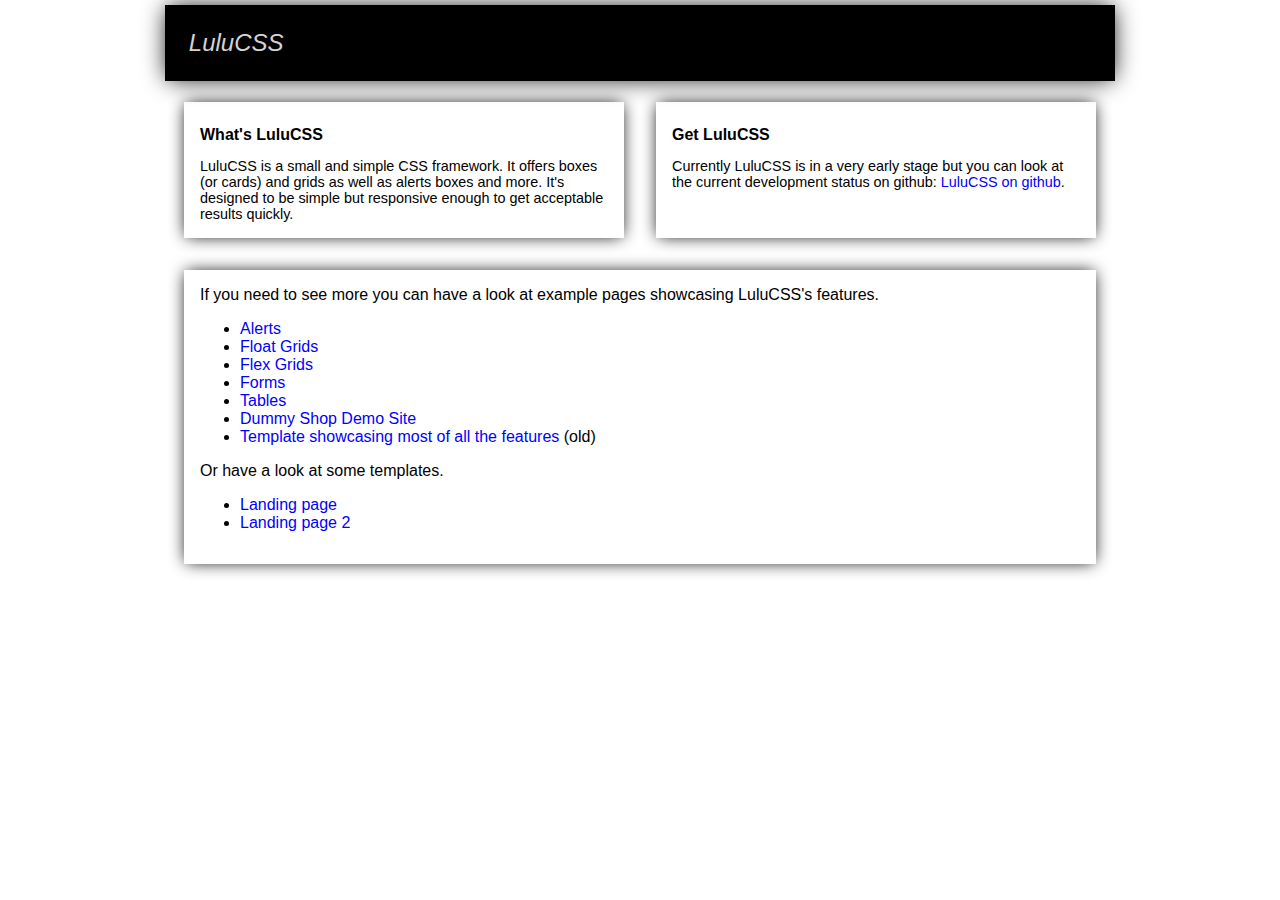
<file: index.html>
<!DOCTYPE html>
<html>
  <head>
    <meta name="viewport" content="width=device-width, initial-scale=1">
    <title>LuluCSS</title>
    <link rel="stylesheet" href="lulu.css">
  </head>
  <body>
    <div class="center-container">
      <div class="shadow-box c-inverted large italic box-rect">
        LuluCSS
      </div>
      <div id="content" class="padding-1 tb-border">
      <div class="flex-grids">
        <div class="flex-grids-row-2">
          <div class="flex-box">
            <p class="title">What's LuluCSS</p>
            
            <p class="small">
              LuluCSS is a small and simple CSS framework. It offers boxes (or cards) and grids as well as
              alerts boxes and more. It's designed to be simple but responsive enough to get acceptable results
              quickly.
            </p>
          </div>
          <div class="flex-box">
            <p class="title">Get LuluCSS</p>
            
            <p class="small">
              Currently LuluCSS is in a very early stage but you can look at the current development status
              on github: <a href="https://github.com/FMNSSun/LuluCSS">LuluCSS on github</a>.
            </p>
          </div>
        </div>
      </div>
      <div class="flex-grids">
        <div class="flex-grids-row-1">
          <div class="flex-box">
            <p>If you need to see more you can have a look at example pages showcasing LuluCSS's features.</p>
            <ul>
              <li><a href="examples/alerts.html">Alerts</a></li>
              <li><a href="examples/float-grids.html">Float Grids</a></li>
              <li><a href="examples/flex-grids.html">Flex Grids</a></li>
              <li><a href="examples/forms.html">Forms</a></li>
              <li><a href="examples/tables.html">Tables</a></li>
              <li><a href="examples/shop/shop.html">Dummy Shop Demo Site</a></li>
              <li><a href="examples/templ.html">Template showcasing most of all the features</a> (old)</li>
            </ul>
            <p>Or have a look at some templates.</p>
            <ul>
              <li><a href="examples/templates/landing.html">Landing page</a></li>
              <li><a href="examples/templates/landing2.html">Landing page 2</a></li>
            </ul>
          </div>
        </div>
      </div>
      </div>
    </div>
  </body>
</html>
</file>
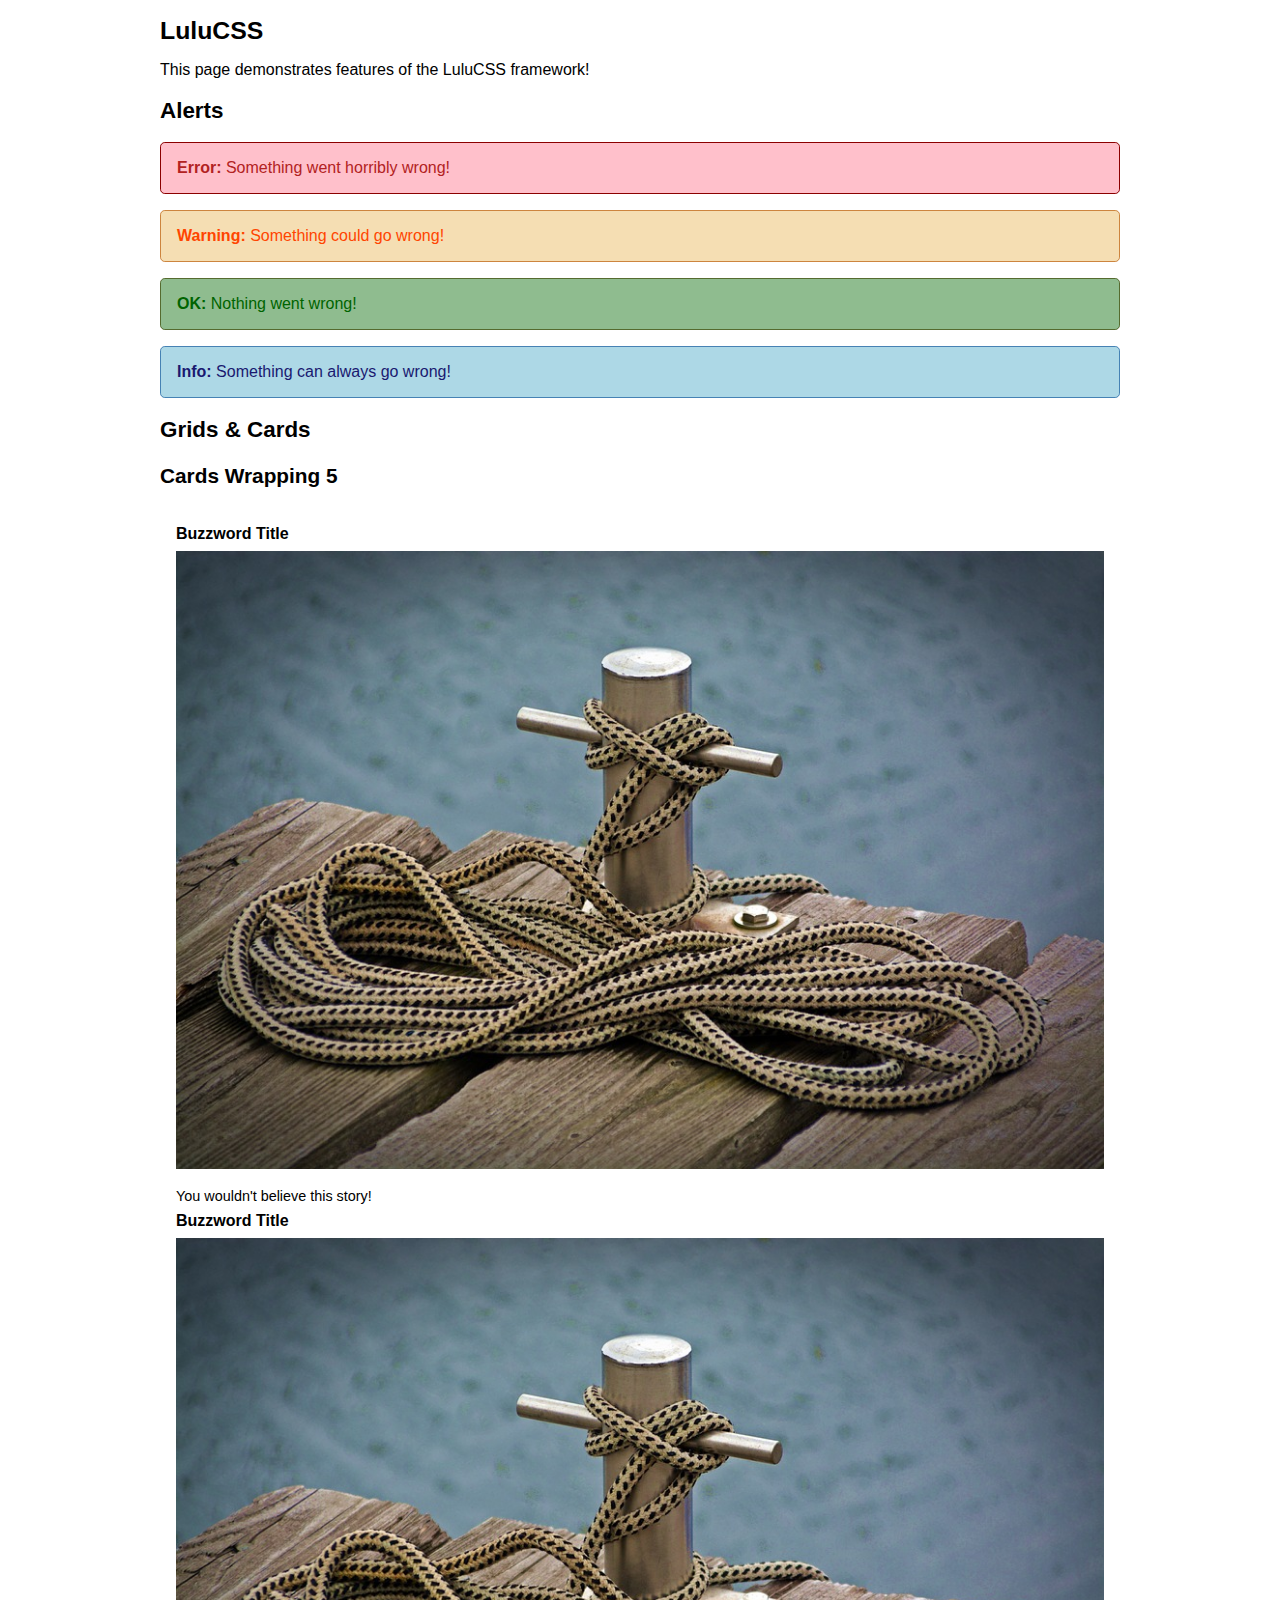
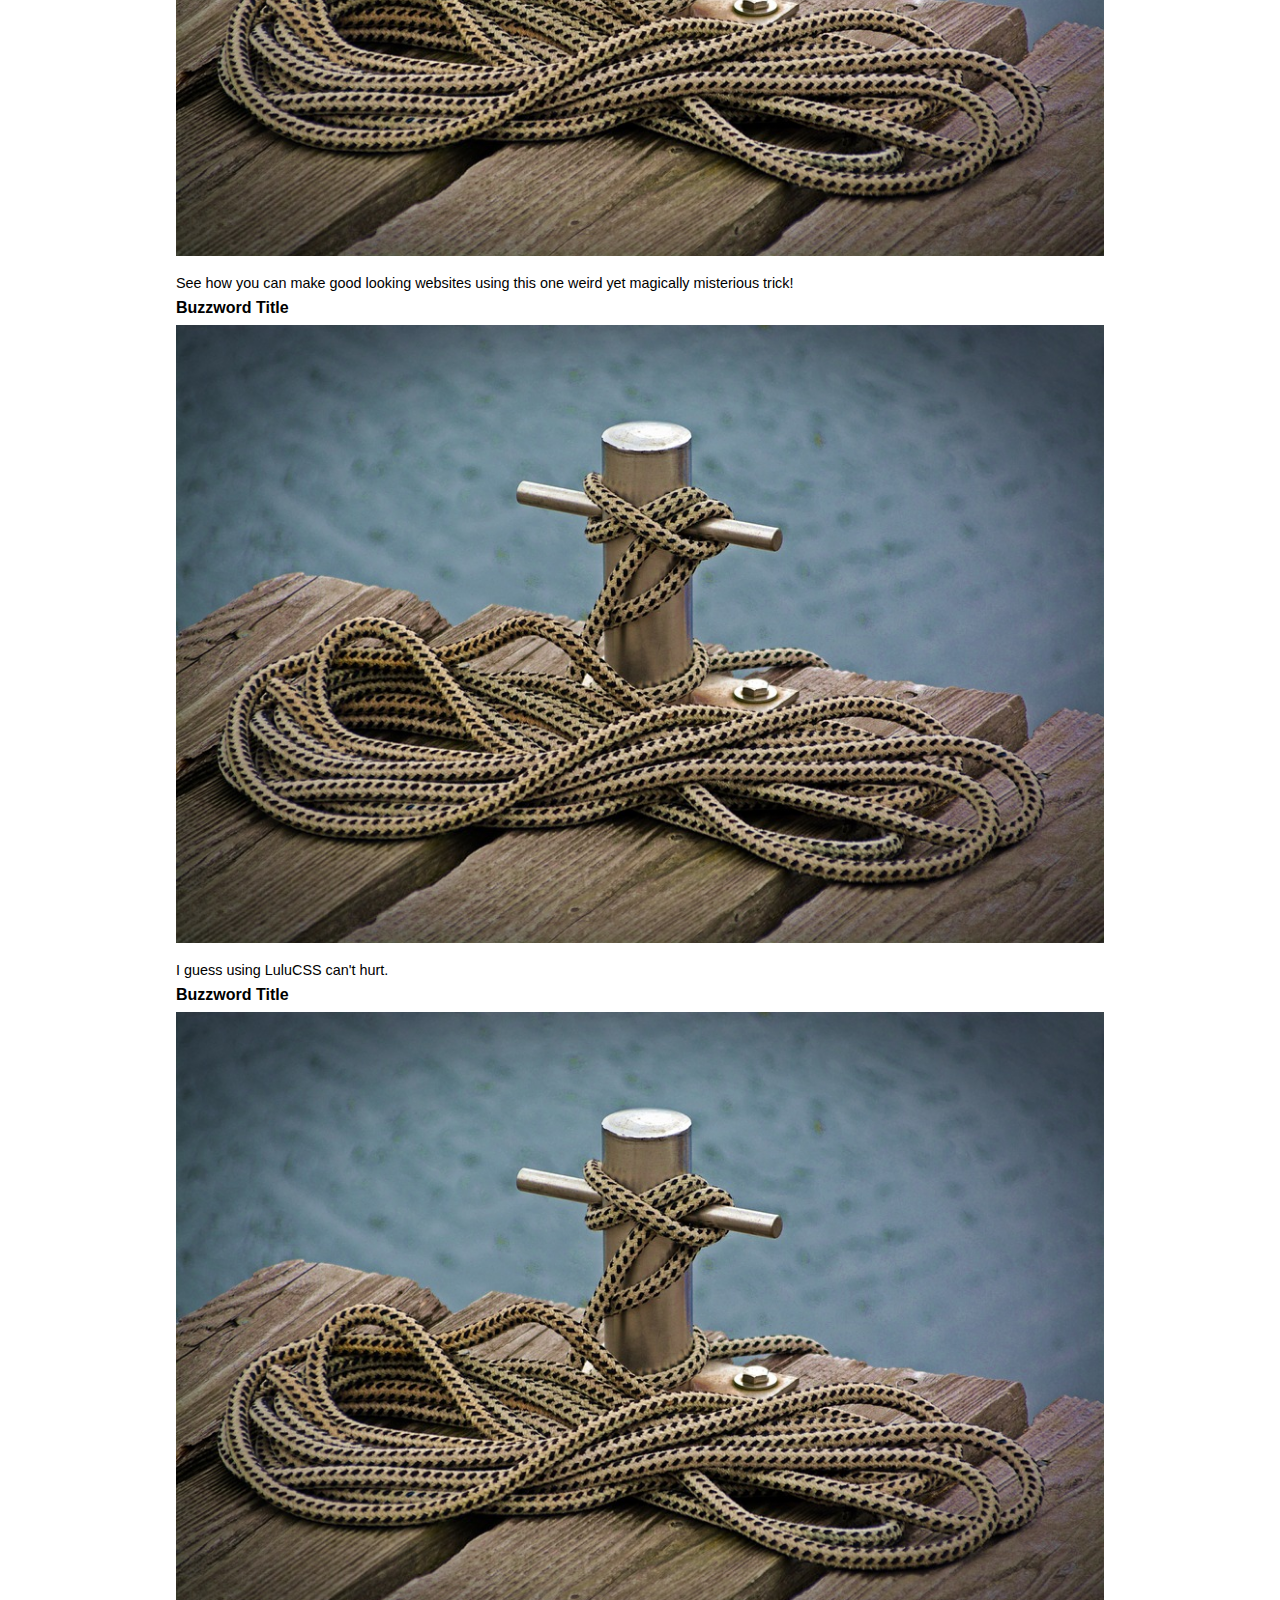
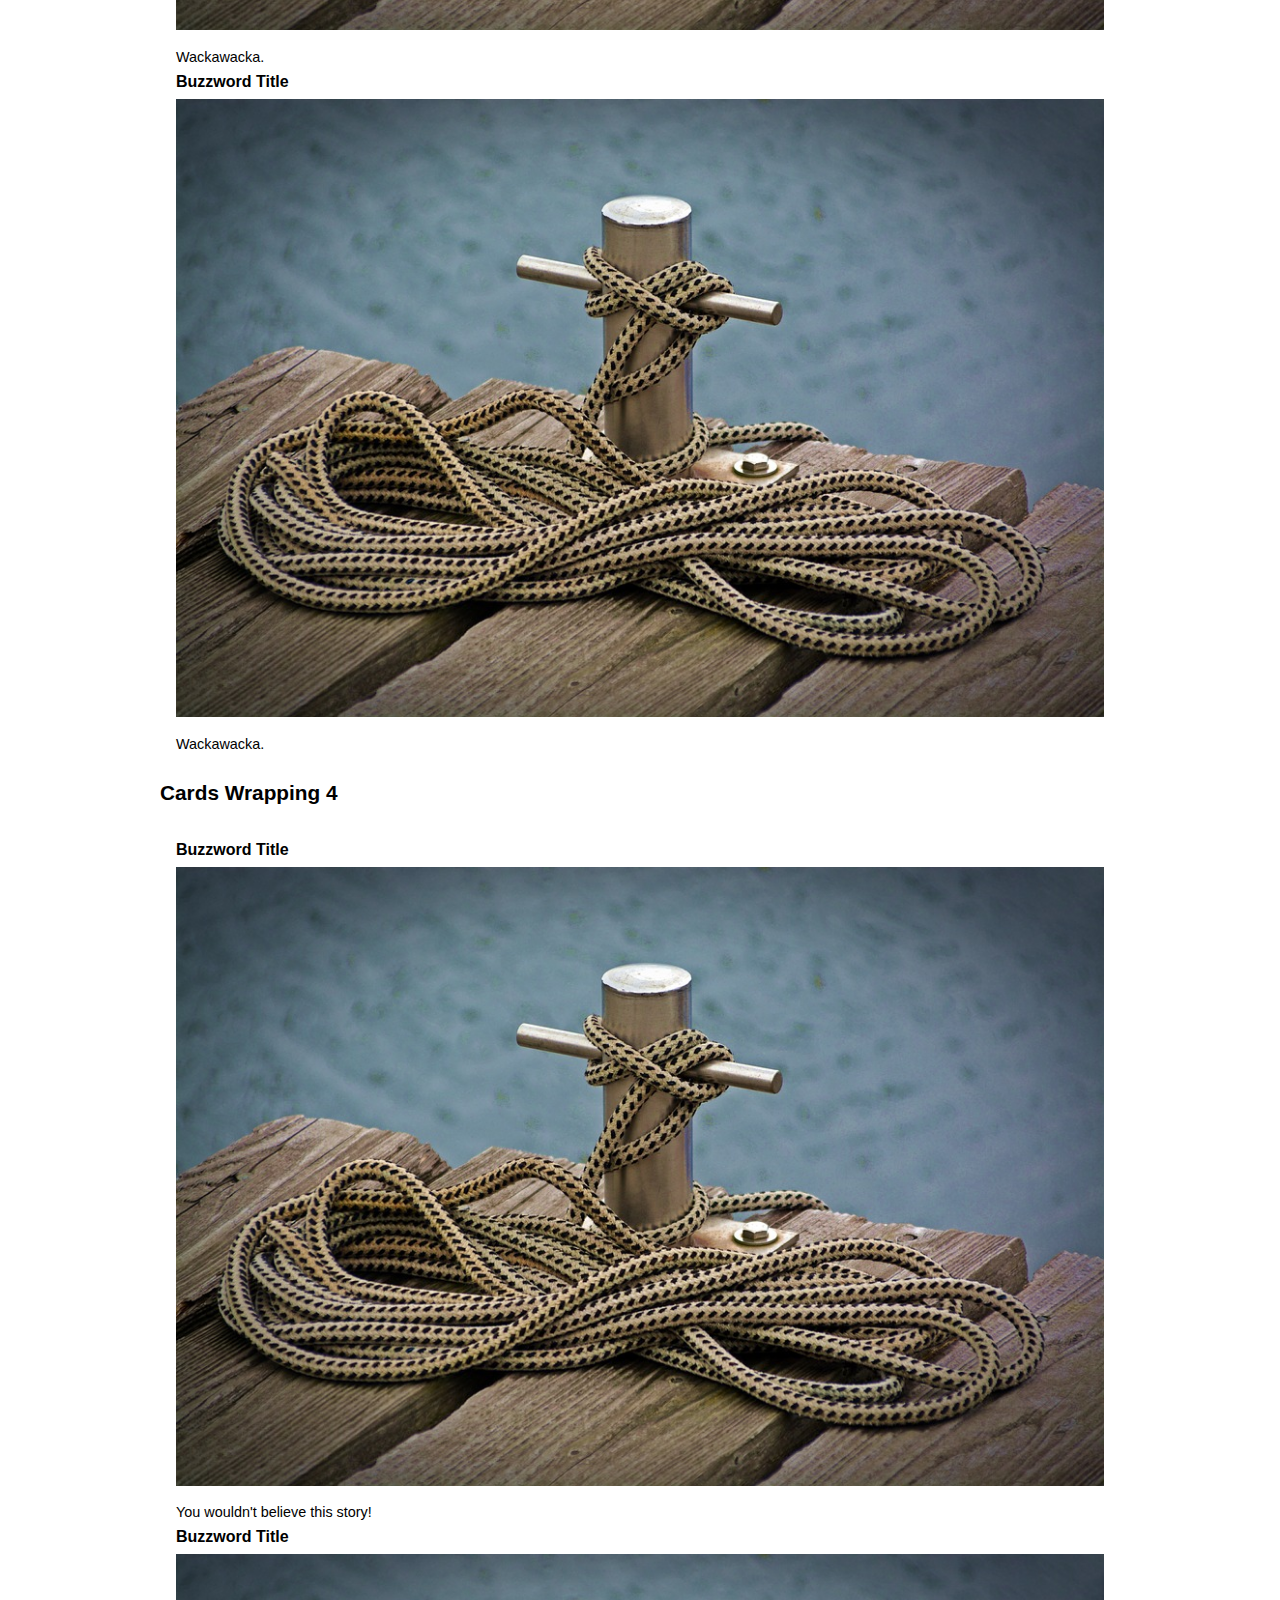
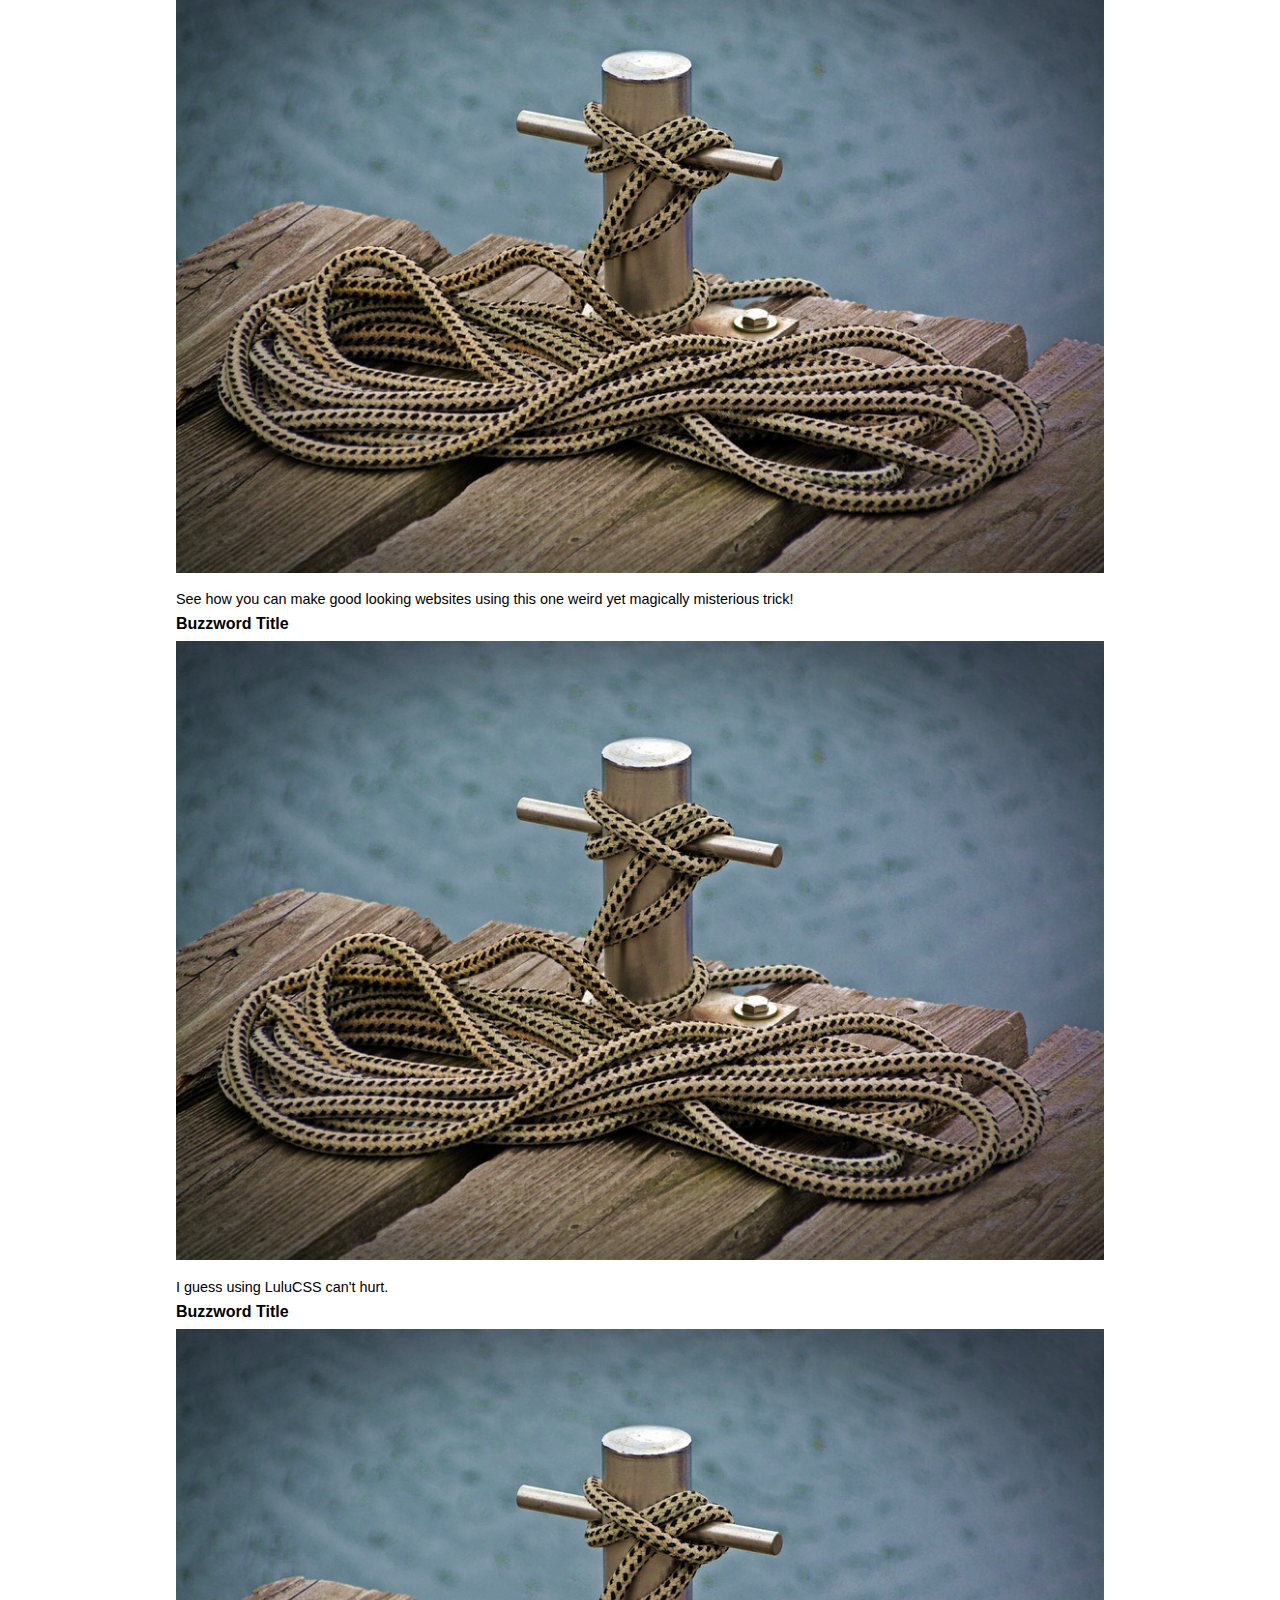
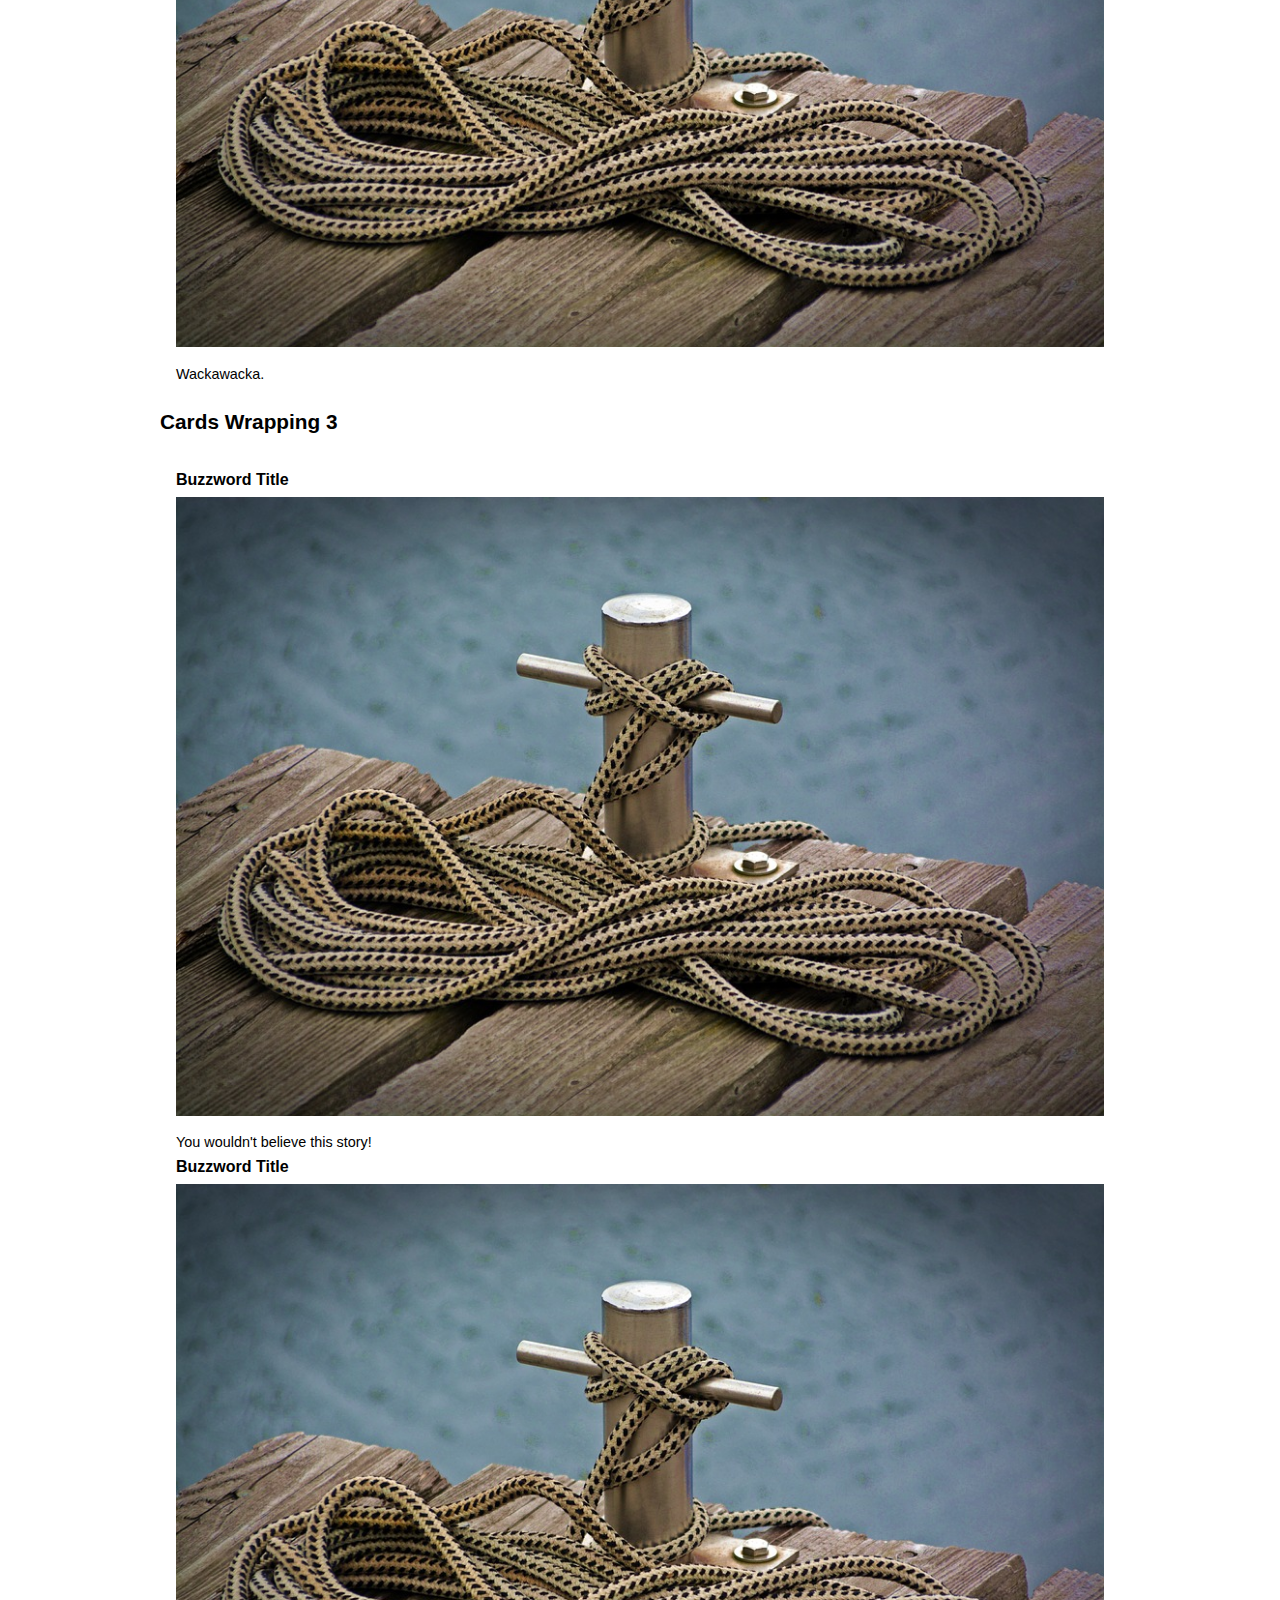
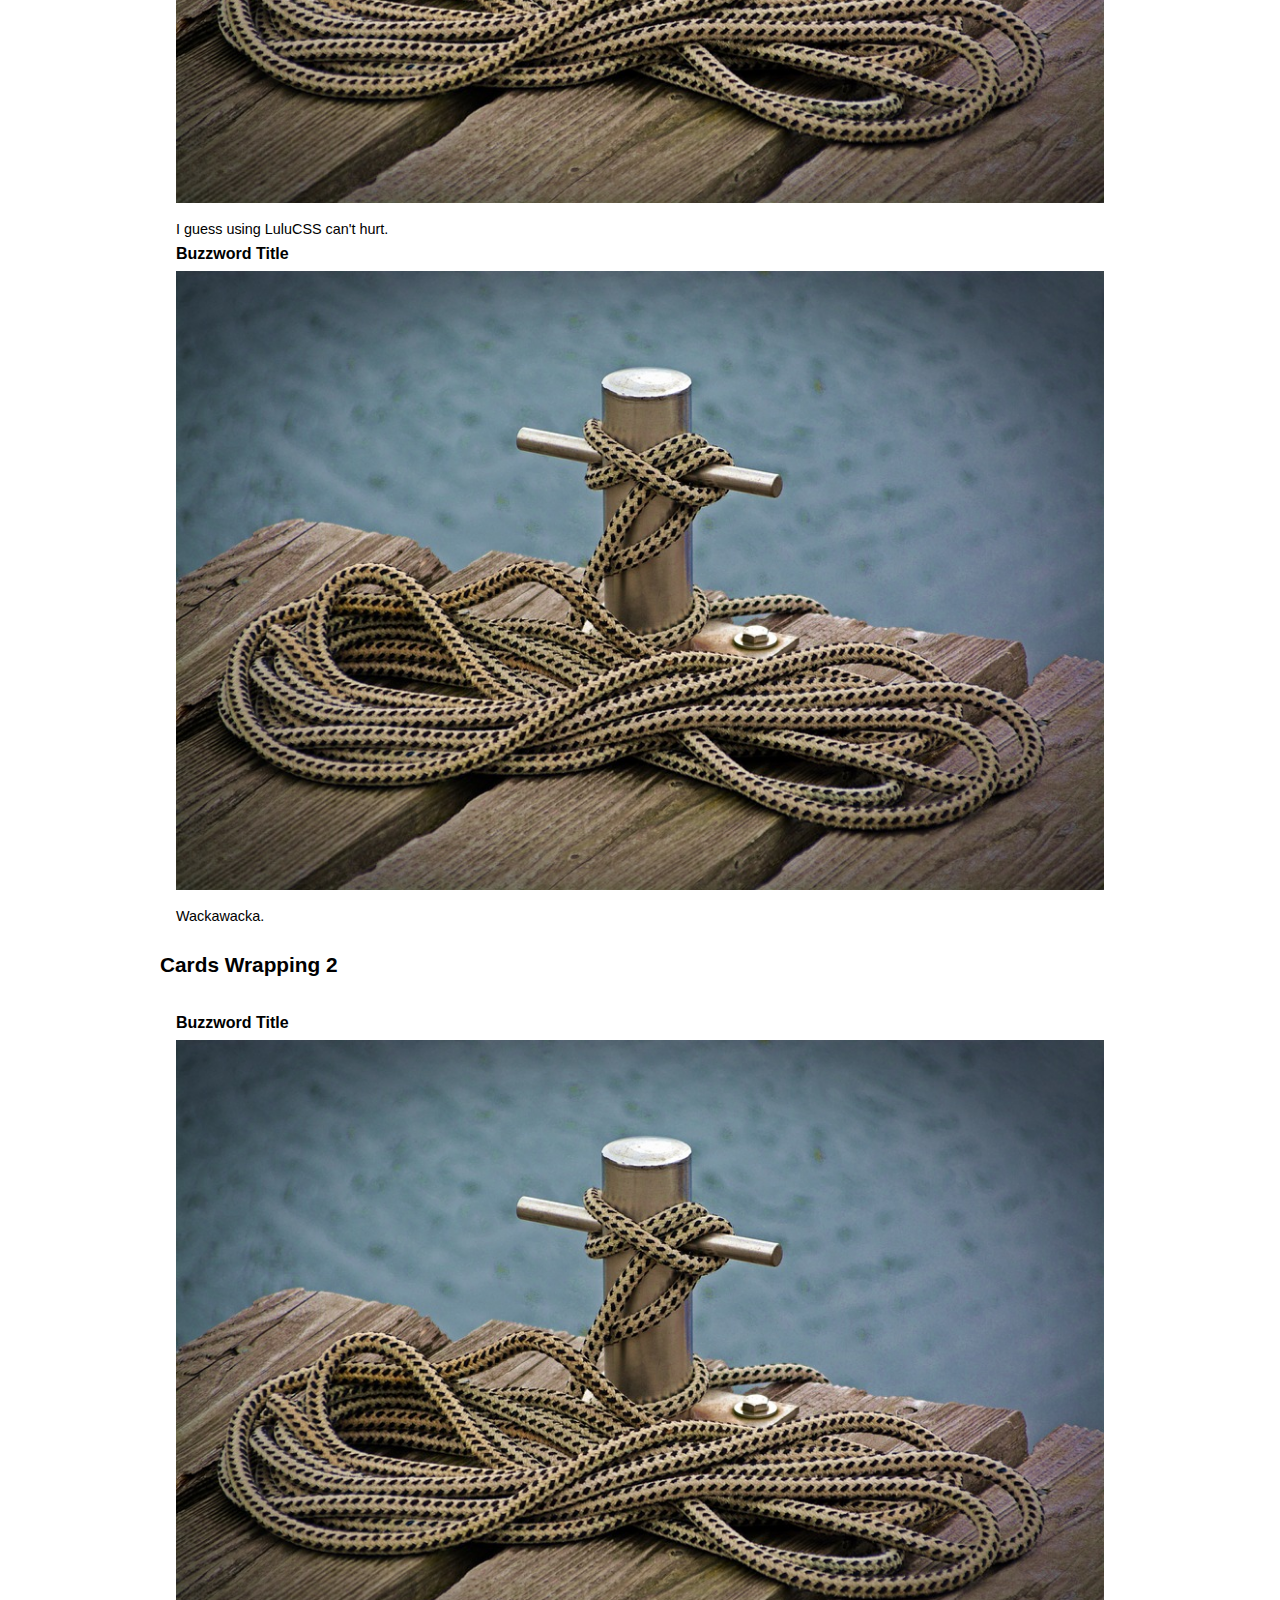
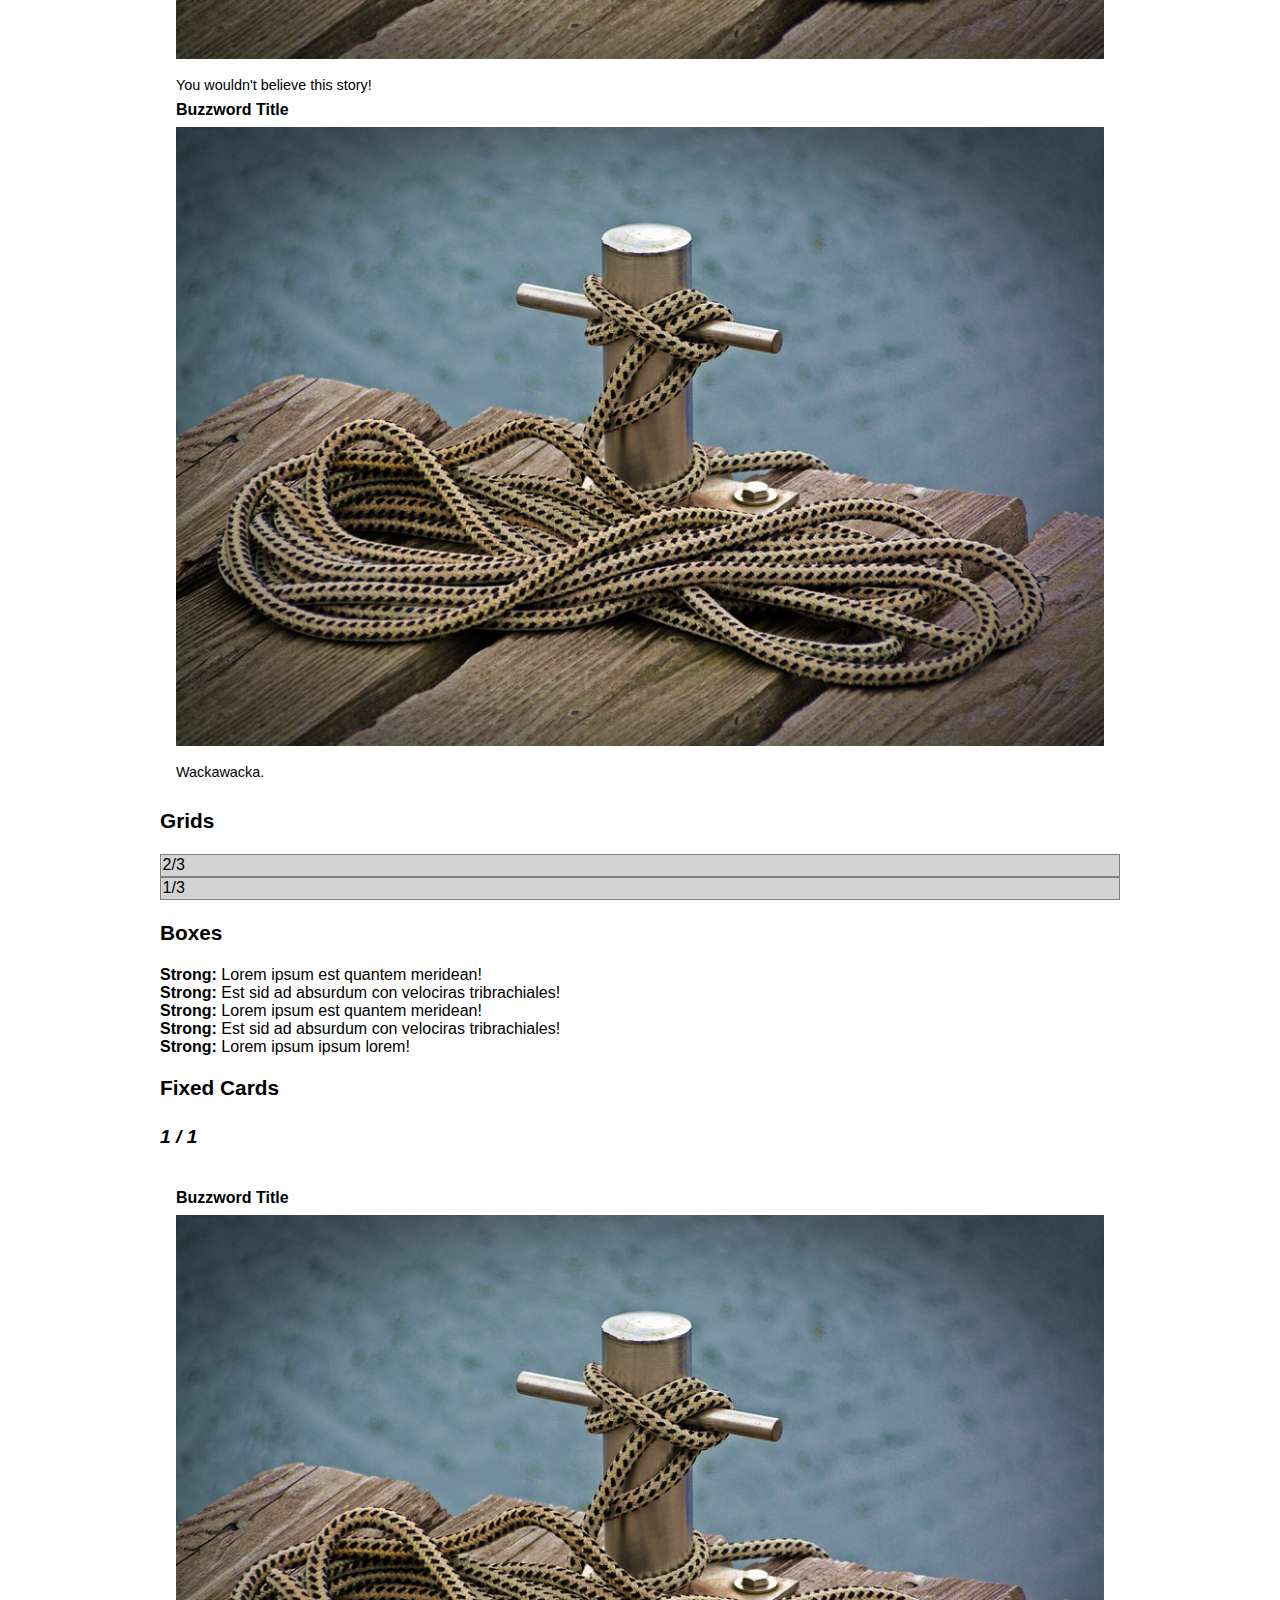
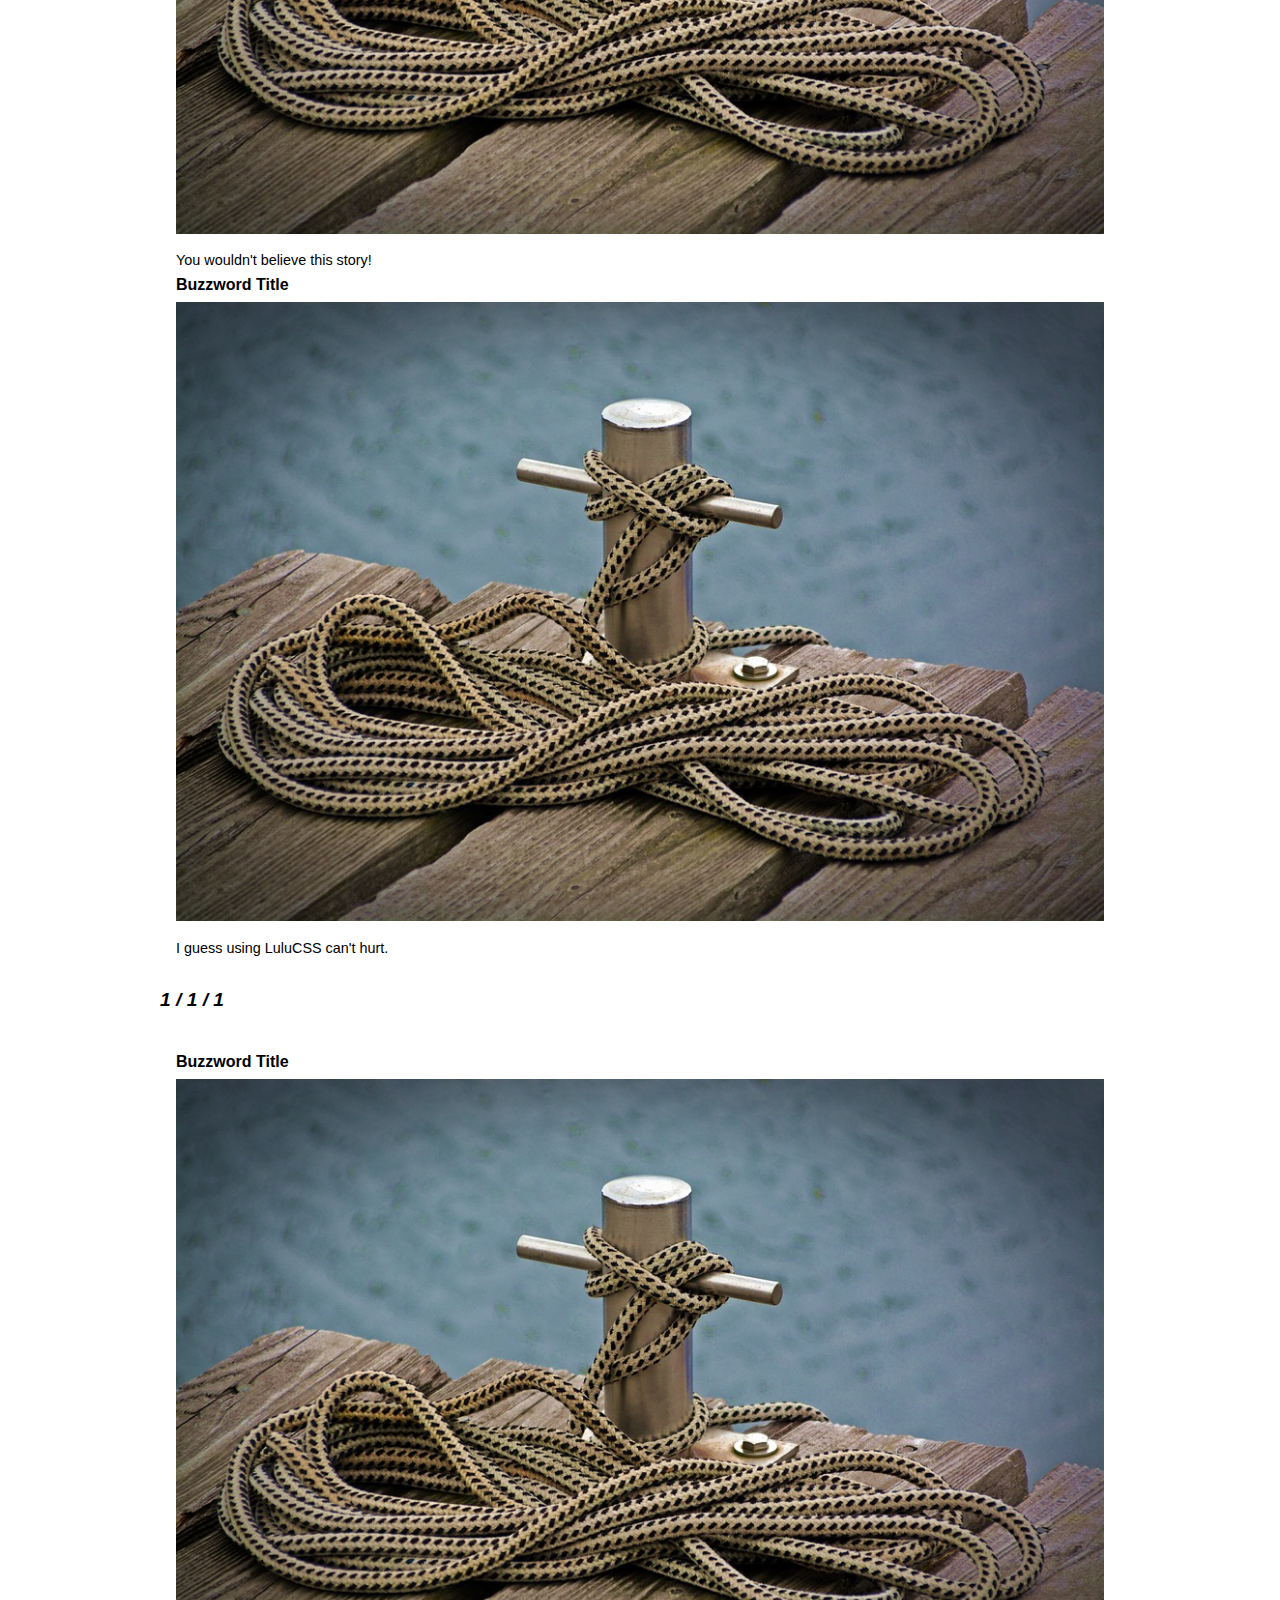
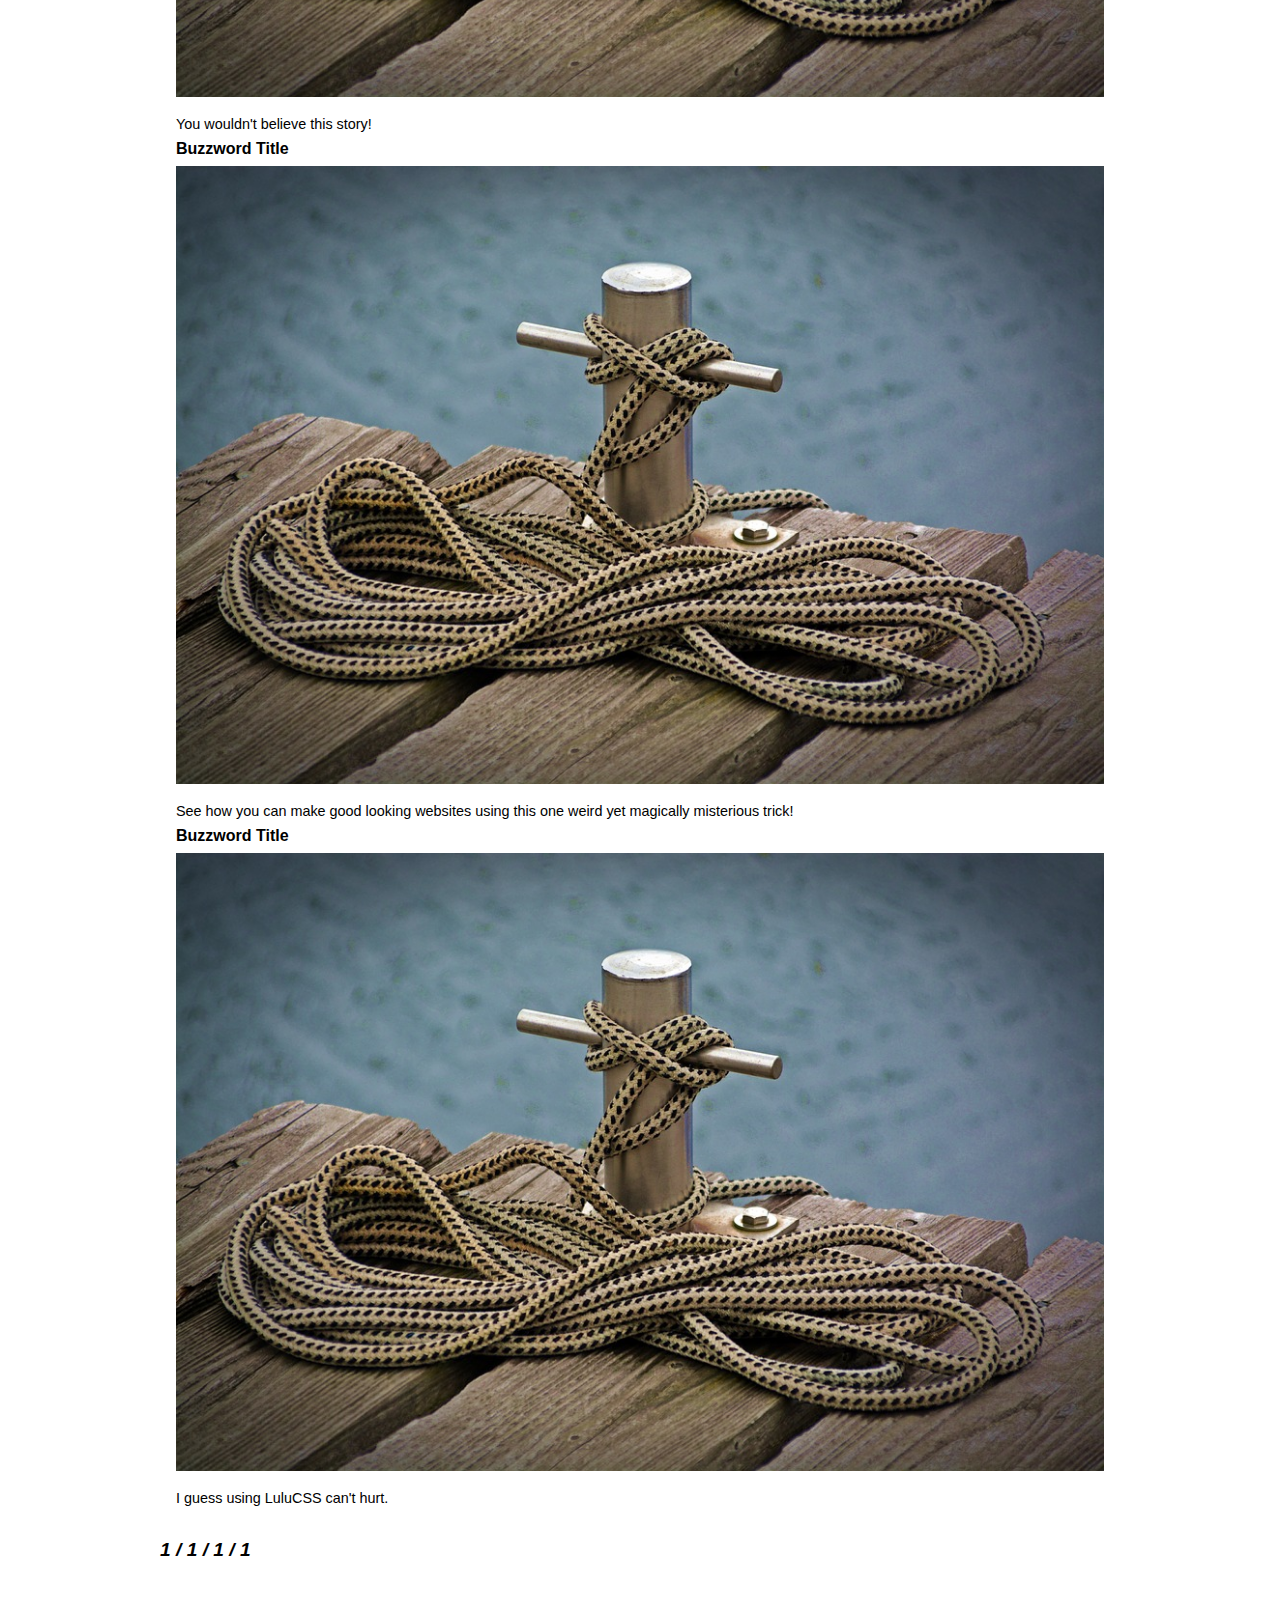
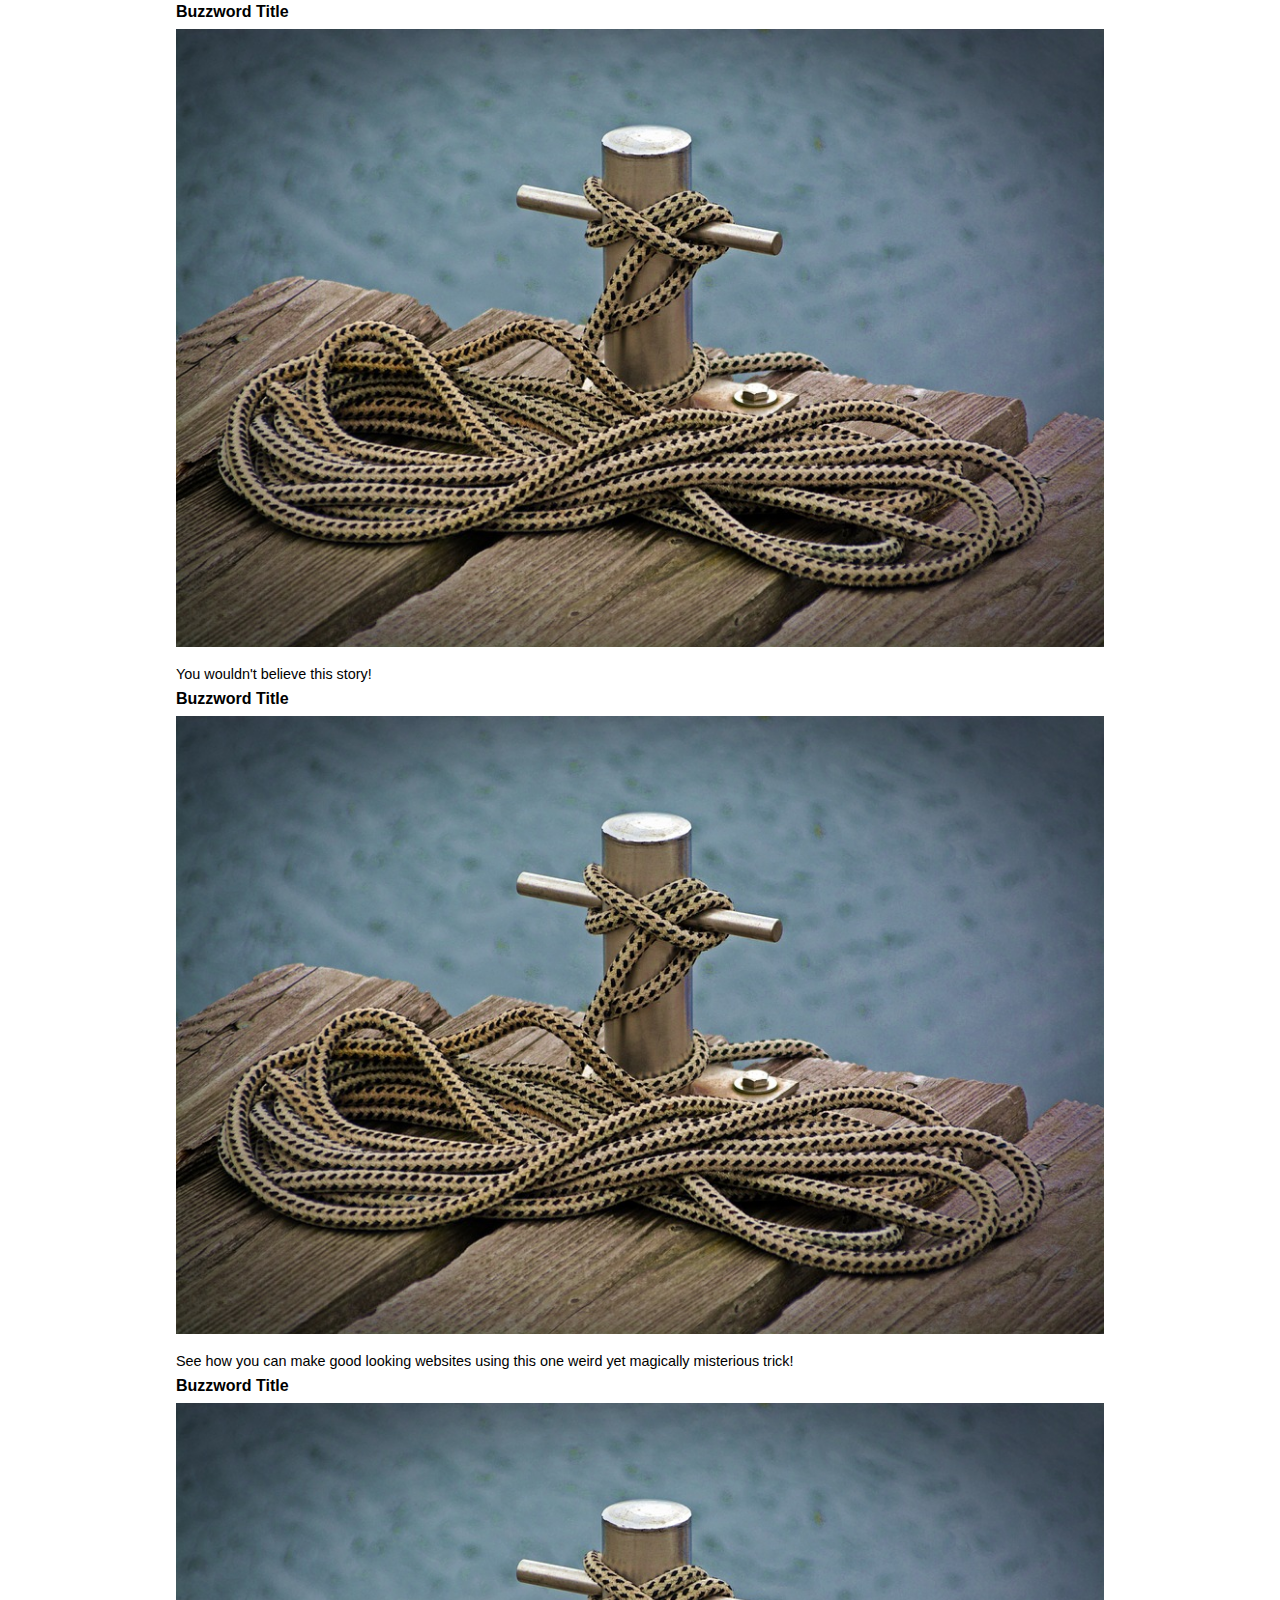
<file: templ.html>
<!DOCTYPE html>
<html>
    <head>
        <meta name="viewport" content="width=device-width, initial-scale=1">
        <title>LuluCSS</title>
    	<link rel="stylesheet" href="lulu.css">
	</head>
	<body>
	<div class="center-container">
      <h1>LuluCSS</h1>
      <p>
        This page demonstrates features of the LuluCSS framework!
      </p>
      <h2>Alerts</h2>
      <div class="msg-box err-box">
        <strong>Error: </strong> Something went horribly wrong!
      </div>
      <div class="msg-box warn-box">
        <strong>Warning: </strong> Something could go wrong!
      </div>
      <div class="msg-box ok-box">
        <strong>OK: </strong> Nothing went wrong!
      </div>
      <div class="msg-box info-box">
        <strong>Info: </strong> Something can always go wrong!
      </div>
      <h2>Grids & Cards</h2>
      <h3>Cards Wrapping 5</h3>
      <div class="tbl-grids">
        <div class="tbl-grids-wrap-row-5">
          <div class="tbl-wrap-box">
            <p class="title">Buzzword Title</p>
            <div class="img-wrapper">
              <img src="pic.jpg" alt="pic" />
            </div>
            <p class="small">
              You wouldn't believe this story!
            </p>
          </div>
          <div class="tbl-wrap-box">
            <p class="title">Buzzword Title</p>
            <div class="img-wrapper">
              <img src="pic.jpg" alt="pic" />
            </div>
            <p class="small">
              See how you can make good looking websites using this one weird yet magically misterious trick!
            </p>
          </div>
          <div class="tbl-wrap-box">
            <p class="title">Buzzword Title</p>
            <div class="img-wrapper">
              <img src="pic.jpg" alt="pic" />
            </div>
            <p class="small">
              I guess using LuluCSS can't hurt.
            </p>
          </div>
          <div class="tbl-wrap-box">
            <p class="title">Buzzword Title</p>
            <div class="img-wrapper">
              <img src="pic.jpg" alt="pic" />
            </div>
            <p class="small">
              Wackawacka.
            </p>
          </div>
          <div class="tbl-wrap-box">
            <p class="title">Buzzword Title</p>
            <div class="img-wrapper">
              <img src="pic.jpg" alt="pic" />
            </div>
            <p class="small">
              Wackawacka.
            </p>
          </div>
        </div>
      </div>
      <h3>Cards Wrapping 4</h3>
      <div class="tbl-grids">
        <div class="tbl-grids-wrap-row-4">
          <div class="tbl-wrap-box">
            <p class="title">Buzzword Title</p>
            <div class="img-wrapper">
              <img src="pic.jpg" alt="pic" />
            </div>
            <p class="small">
              You wouldn't believe this story!
            </p>
          </div>
          <div class="tbl-wrap-box">
            <p class="title">Buzzword Title</p>
            <div class="img-wrapper">
              <img src="pic.jpg" alt="pic" />
            </div>
            <p class="small">
              See how you can make good looking websites using this one weird yet magically misterious trick!
            </p>
          </div>
          <div class="tbl-wrap-box">
            <p class="title">Buzzword Title</p>
            <div class="img-wrapper">
              <img src="pic.jpg" alt="pic" />
            </div>
            <p class="small">
              I guess using LuluCSS can't hurt.
            </p>
          </div>
          <div class="tbl-wrap-box">
            <p class="title">Buzzword Title</p>
            <div class="img-wrapper">
              <img src="pic.jpg" alt="pic" />
            </div>
            <p class="small">
              Wackawacka.
            </p>
          </div>
        </div>
      </div>
      <h3>Cards Wrapping 3</h3>
      <div class="tbl-grids">
        <div class="tbl-grids-wrap-row-3">
          <div class="tbl-wrap-box">
            <p class="title">Buzzword Title</p>
            <div class="img-wrapper">
              <img src="pic.jpg" alt="pic" />
            </div>
            <p class="small">
              You wouldn't believe this story!
            </p>
          </div>
          <div class="tbl-wrap-box">
            <p class="title">Buzzword Title</p>
            <div class="img-wrapper">
              <img src="pic.jpg" alt="pic" />
            </div>
            <p class="small">
              I guess using LuluCSS can't hurt.
            </p>
          </div>
          <div class="tbl-wrap-box">
            <p class="title">Buzzword Title</p>
            <div class="img-wrapper">
              <img src="pic.jpg" alt="pic" />
            </div>
            <p class="small">
              Wackawacka.
            </p>
          </div>
        </div>
      </div>
      <h3>Cards Wrapping 2</h3>
      <div class="tbl-grids">
        <div class="tbl-grids-wrap-row-2">
          <div class="tbl-wrap-box">
            <p class="title">Buzzword Title</p>
            <div class="img-wrapper">
              <img src="pic.jpg" alt="pic" />
            </div>
            <p class="small">
              You wouldn't believe this story!
            </p>
          </div>
          <div class="tbl-wrap-box">
            <p class="title">Buzzword Title</p>
            <div class="img-wrapper">
              <img src="pic.jpg" alt="pic" />
            </div>
            <p class="small">
              Wackawacka.
            </p>
          </div>
        </div>
      </div>
      <h3>Grids</h3>
      <div class="grids">
        <div class="gc-2-3 gray-box">
          2/3
        </div>
        <div class="gc-1-3 gray-box">
          1/3
        </div>
      </div>
      <h3>Boxes</h3>
      <div class="grids">
        <div class="gc-1-3">
          <div class="card-box">
            <strong>Strong: </strong> Lorem ipsum est quantem meridean!
          </div>
        </div>
        <div class="gc-2-3">
          <div class="card-box">
            <strong>Strong: </strong> Est sid ad absurdum con velociras tribrachiales!
          </div>
        </div>
      </div>
      <div class="grids">
        <div class="gc-1-3">
          <div class="card-box">
            <strong>Strong: </strong> Lorem ipsum est quantem meridean!
          </div>
        </div>
        <div class="gc-1-3">
          <div class="card-box">
            <strong>Strong: </strong> Est sid ad absurdum con velociras tribrachiales!
          </div>
        </div>
        <div class="gc-1-3">
          <div class="card-box">
            <strong>Strong: </strong> Lorem ipsum ipsum lorem!
          </div>
        </div>
      </div>
      <h3>Fixed Cards</h3>
      <h4>1 / 1</h4>
      <div class="tbl-grids">
        <div class="tbl-grids-row-2">
          <div class="tbl-box">
            <p class="title">Buzzword Title</p>
            <div class="img-wrapper">
              <img src="pic.jpg" alt="pic" />
            </div>
            <p class="small">
              You wouldn't believe this story!
            </p>
          </div>
          <div class="tbl-box">
            <p class="title">Buzzword Title</p>
            <div class="img-wrapper">
              <img src="pic.jpg" alt="pic" />
            </div>
            <p class="small">
              I guess using LuluCSS can't hurt.
            </p>
          </div>
        </div>
      </div>
      <h4>1 / 1 / 1</h4>
      <div class="tbl-grids">
        <div class="tbl-grids-row-3">
          <div class="tbl-box">
            <p class="title">Buzzword Title</p>
            <div class="img-wrapper">
              <img src="pic.jpg" alt="pic" />
            </div>
            <p class="small">
              You wouldn't believe this story!
            </p>
          </div>
          <div class="tbl-box">
            <p class="title">Buzzword Title</p>
            <div class="img-wrapper">
              <img src="pic.jpg" alt="pic" />
            </div>
            <p class="small">
              See how you can make good looking websites using this one weird yet magically misterious trick!
            </p>
          </div>
          <div class="tbl-box">
            <p class="title">Buzzword Title</p>
            <div class="img-wrapper">
              <img src="pic.jpg" alt="pic" />
            </div>
            <p class="small">
              I guess using LuluCSS can't hurt.
            </p>
          </div>
        </div>
      </div>
      <h4>1 / 1 / 1 / 1</h4>
      <div class="tbl-grids">
        <div class="tbl-grids-row-4">
          <div class="tbl-box">
            <p class="title">Buzzword Title</p>
            <div class="img-wrapper">
              <img src="pic.jpg" alt="pic" />
            </div>
            <p class="small">
              You wouldn't believe this story!
            </p>
          </div>
          <div class="tbl-box">
            <p class="title">Buzzword Title</p>
            <div class="img-wrapper">
              <img src="pic.jpg" alt="pic" />
            </div>
            <p class="small">
              See how you can make good looking websites using this one weird yet magically misterious trick!
            </p>
          </div>
          <div class="tbl-box">
            <p class="title">Buzzword Title</p>
            <div class="img-wrapper">
              <img src="pic.jpg" alt="pic" />
            </div>
            <p class="small">
              I guess using LuluCSS can't hurt.
            </p>
          </div>
          <div class="tbl-box">
            <p class="title">Buzzword Title</p>
            <div class="img-wrapper">
              <img src="pic.jpg" alt="pic" />
            </div>
            <p class="small">
              Wackawacka.
            </p>
          </div>
        </div>
      </div>
    </div>
    
	</body>
</html>
</file>
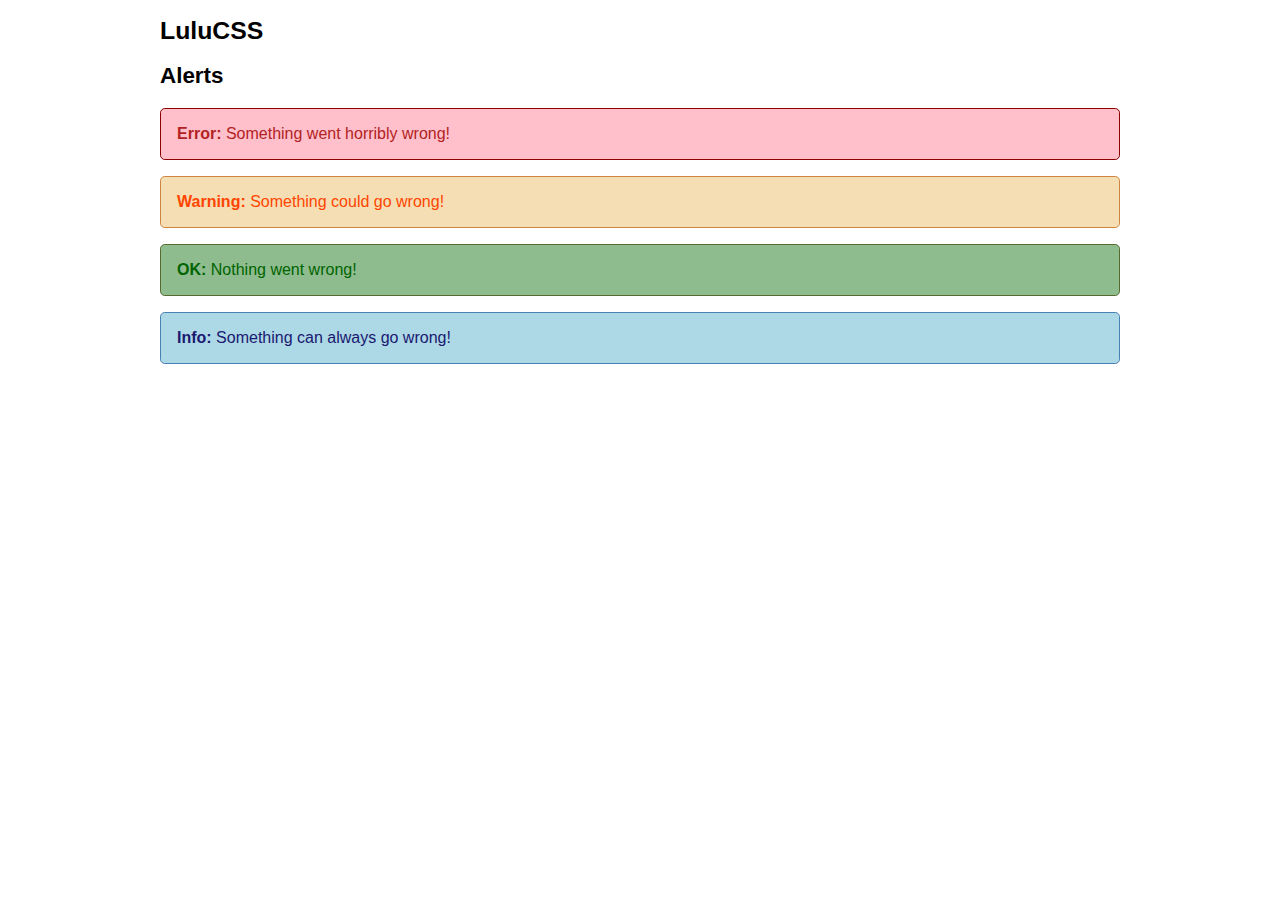
<file: examples/alerts.html>
<!DOCTYPE html>
<html>
  <head>
    <meta name="viewport" content="width=device-width, initial-scale=1">
    <title>LuluCSS - Alerts</title>
    <link rel="stylesheet" href="../lulu.css">
  </head>
  <body>
	<div class="center-container">
      <h1>LuluCSS</h1>
      <h2>Alerts</h2>
      <div class="msg-box err-box">
        <strong>Error: </strong> Something went horribly wrong!
      </div>
      <div class="msg-box warn-box">
        <strong>Warning: </strong> Something could go wrong!
      </div>
      <div class="msg-box ok-box">
        <strong>OK: </strong> Nothing went wrong!
      </div>
      <div class="msg-box info-box">
        <strong>Info: </strong> Something can always go wrong!
      </div>
    </div>
  </body>
</html>
</file>
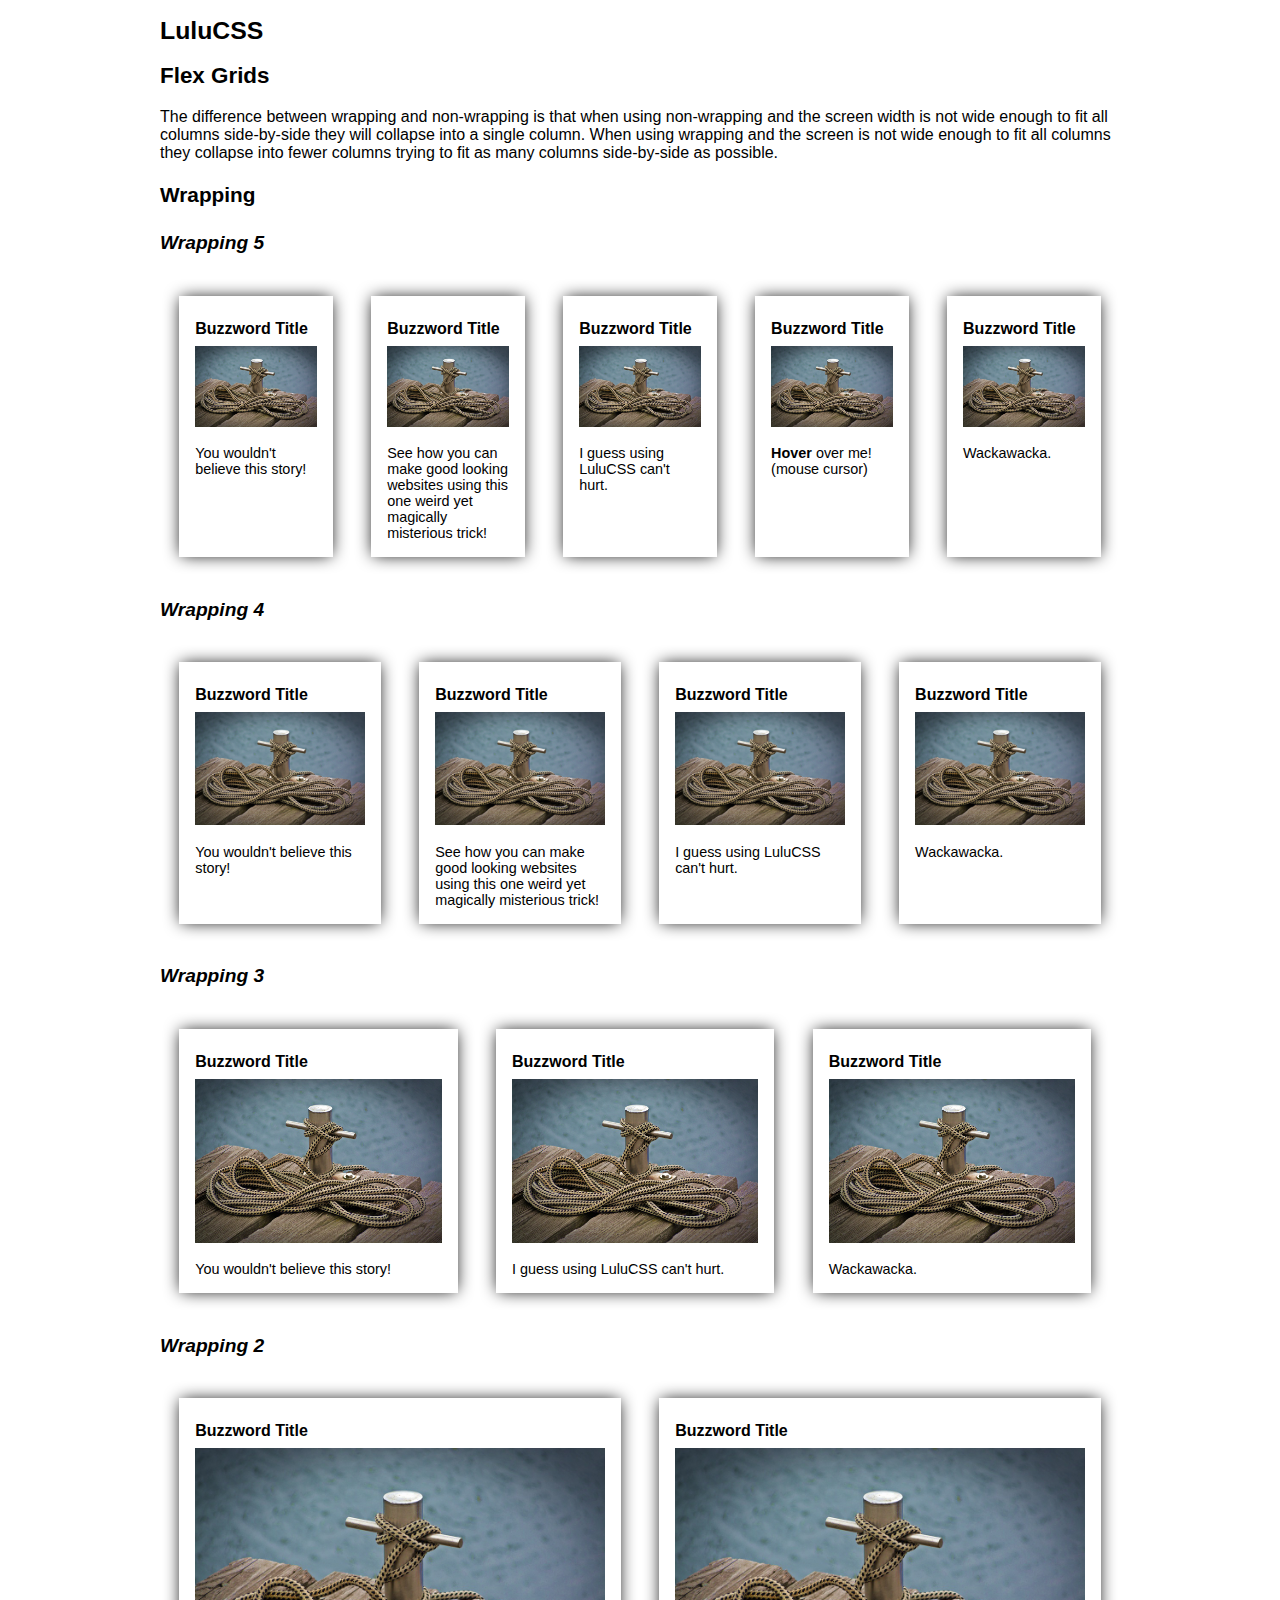
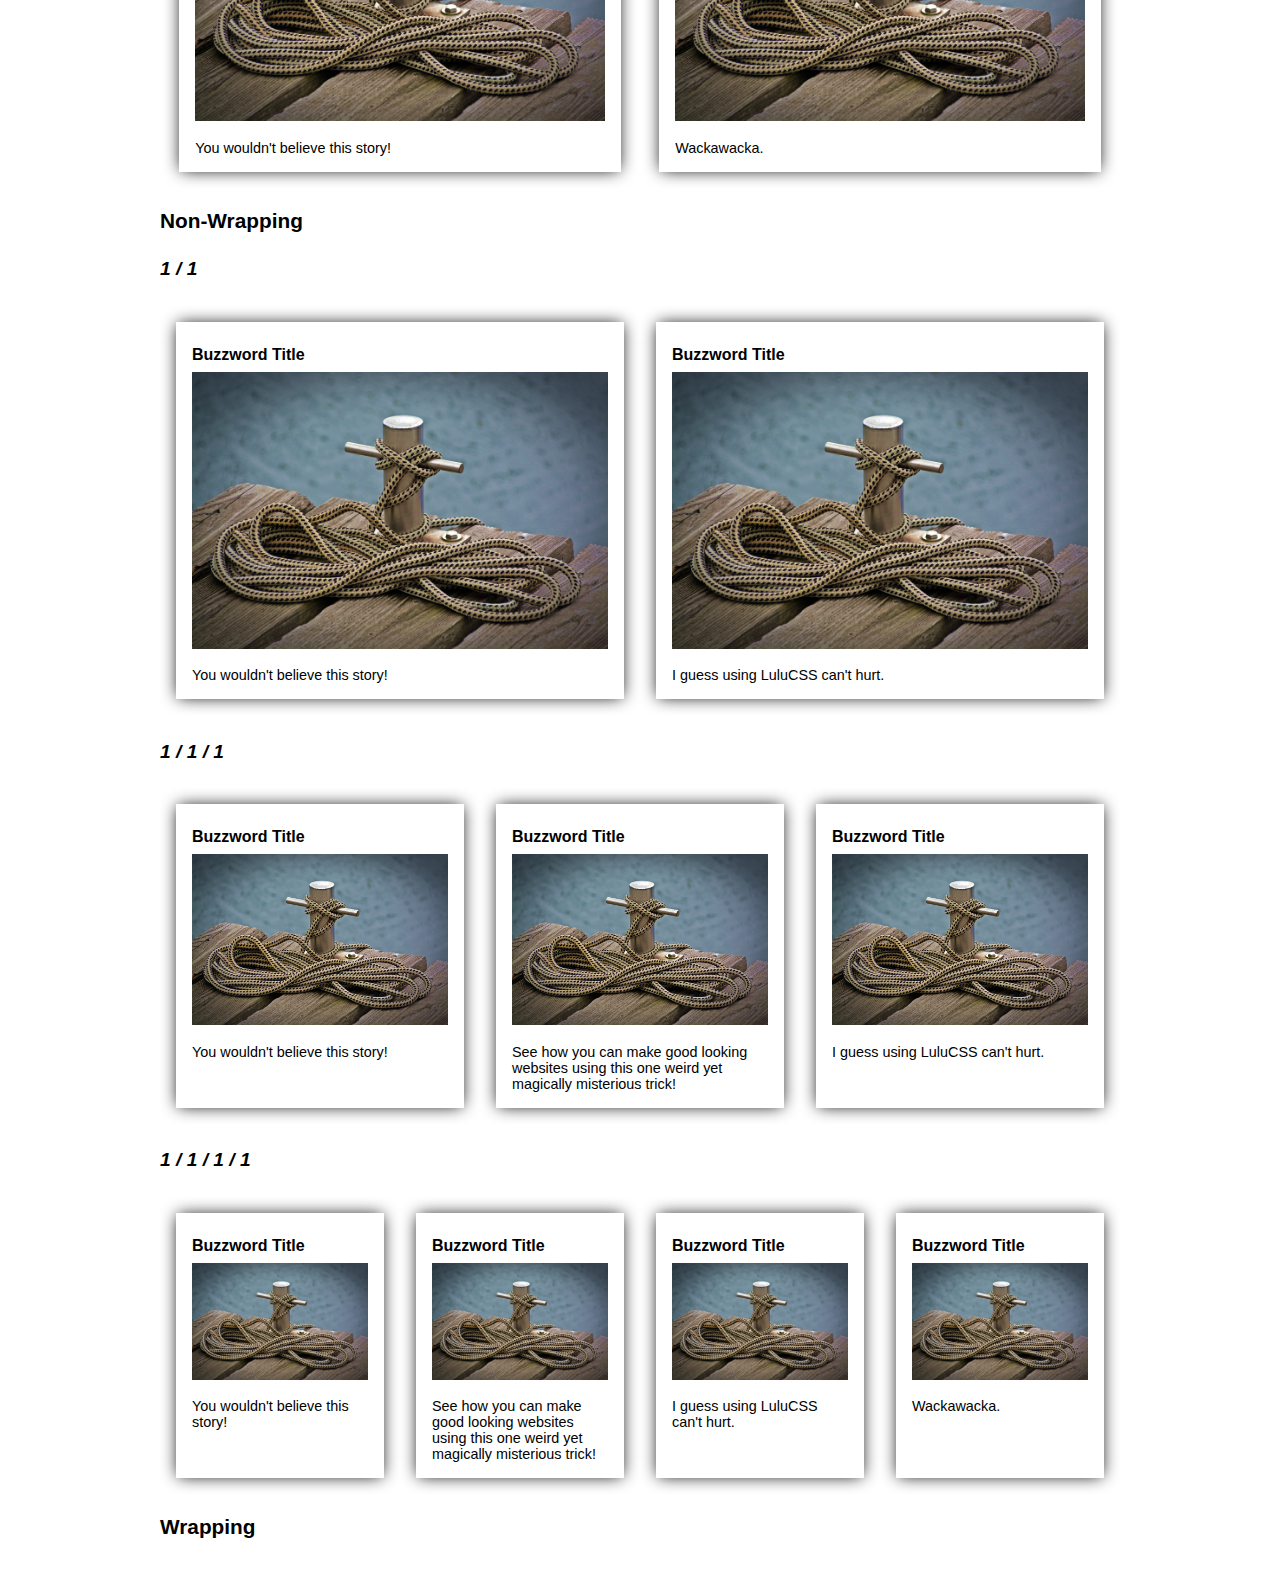
<file: examples/flex-grids.html>
<!DOCTYPE html>
<html>
  <head>
    <meta name="viewport" content="width=device-width, initial-scale=1">
    <title>LuluCSS - Flex Grids</title>
    <link rel="stylesheet" href="../lulu.css">
  </head>
  <body>
	<div class="center-container">
      <h1>LuluCSS</h1>
      <h2>Flex Grids</h2>
      <p>
        The difference between wrapping and non-wrapping is that when using non-wrapping
        and the screen width is not wide enough to fit all columns side-by-side they will
        collapse into a single column. When using wrapping and the screen is not wide enough to fit
        all columns they collapse into fewer columns trying to fit as many columns side-by-side as possible.
      </p>
      <h3>Wrapping</h3>
      <h4>Wrapping 5</h4>
      <div class="flex-grids">
        <div class="flex-grids-wrap-row-5">
          <div class="flex-wrap-box">
            <p class="title">Buzzword Title</p>
            <div class="img-wrapper">
              <img src="pic.jpg" alt="pic" />
            </div>
            <p class="small">
              You wouldn't believe this story!
            </p>
          </div>
          <div class="flex-wrap-box">
            <p class="title">Buzzword Title</p>
            <div class="img-wrapper">
              <img src="pic.jpg" alt="pic" />
            </div>
            <p class="small">
              See how you can make good looking websites using this one weird yet magically misterious trick!
            </p>
          </div>
          <div class="flex-wrap-box">
            <p class="title">Buzzword Title</p>
            <div class="img-wrapper">
              <img src="pic.jpg" alt="pic" />
            </div>
            <p class="small">
              I guess using LuluCSS can't hurt.
            </p>
          </div>
          <div class="flex-wrap-box hover-shadow">
            <p class="title">Buzzword Title</p>
            <div class="img-wrapper">
              <img src="pic.jpg" alt="pic" />
            </div>
            <p class="small">
              <b>Hover</b> over me! (mouse cursor)
            </p>
          </div>
          <div class="flex-wrap-box">
            <p class="title">Buzzword Title</p>
            <div class="img-wrapper">
              <img src="pic.jpg" alt="pic" />
            </div>
            <p class="small">
              Wackawacka.
            </p>
          </div>
        </div>
      </div>
      <h4>Wrapping 4</h4>
      <div class="flex-grids">
        <div class="flex-grids-wrap-row-4">
          <div class="flex-wrap-box">
            <p class="title">Buzzword Title</p>
            <div class="img-wrapper">
              <img src="pic.jpg" alt="pic" />
            </div>
            <p class="small">
              You wouldn't believe this story!
            </p>
          </div>
          <div class="flex-wrap-box">
            <p class="title">Buzzword Title</p>
            <div class="img-wrapper">
              <img src="pic.jpg" alt="pic" />
            </div>
            <p class="small">
              See how you can make good looking websites using this one weird yet magically misterious trick!
            </p>
          </div>
          <div class="flex-wrap-box">
            <p class="title">Buzzword Title</p>
            <div class="img-wrapper">
              <img src="pic.jpg" alt="pic" />
            </div>
            <p class="small">
              I guess using LuluCSS can't hurt.
            </p>
          </div>
          <div class="flex-wrap-box">
            <p class="title">Buzzword Title</p>
            <div class="img-wrapper">
              <img src="pic.jpg" alt="pic" />
            </div>
            <p class="small">
              Wackawacka.
            </p>
          </div>
        </div>
      </div>
      <h4>Wrapping 3</h4>
      <div class="flex-grids">
        <div class="flex-grids-wrap-row-3">
          <div class="flex-wrap-box">
            <p class="title">Buzzword Title</p>
            <div class="img-wrapper">
              <img src="pic.jpg" alt="pic" />
            </div>
            <p class="small">
              You wouldn't believe this story!
            </p>
          </div>
          <div class="flex-wrap-box">
            <p class="title">Buzzword Title</p>
            <div class="img-wrapper">
              <img src="pic.jpg" alt="pic" />
            </div>
            <p class="small">
              I guess using LuluCSS can't hurt.
            </p>
          </div>
          <div class="flex-wrap-box">
            <p class="title">Buzzword Title</p>
            <div class="img-wrapper">
              <img src="pic.jpg" alt="pic" />
            </div>
            <p class="small">
              Wackawacka.
            </p>
          </div>
        </div>
      </div>
      <h4>Wrapping 2</h4>
      <div class="flex-grids">
        <div class="flex-grids-wrap-row-2">
          <div class="flex-wrap-box">
            <p class="title">Buzzword Title</p>
            <div class="img-wrapper">
              <img src="pic.jpg" alt="pic" />
            </div>
            <p class="small">
              You wouldn't believe this story!
            </p>
          </div>
          <div class="flex-wrap-box">
            <p class="title">Buzzword Title</p>
            <div class="img-wrapper">
              <img src="pic.jpg" alt="pic" />
            </div>
            <p class="small">
              Wackawacka.
            </p>
          </div>
        </div>
      </div>
      <h3>Non-Wrapping</h3>
      <h4>1 / 1</h4>
      <div class="flex-grids">
        <div class="flex-grids-row-2">
          <div class="flex-box">
            <p class="title">Buzzword Title</p>
            <div class="img-wrapper">
              <img src="pic.jpg" alt="pic" />
            </div>
            <p class="small">
              You wouldn't believe this story!
            </p>
          </div>
          <div class="flex-box">
            <p class="title">Buzzword Title</p>
            <div class="img-wrapper">
              <img src="pic.jpg" alt="pic" />
            </div>
            <p class="small">
              I guess using LuluCSS can't hurt.
            </p>
          </div>
        </div>
      </div>
      <h4>1 / 1 / 1</h4>
      <div class="flex-grids">
        <div class="flex-grids-row-3">
          <div class="flex-box">
            <p class="title">Buzzword Title</p>
            <div class="img-wrapper">
              <img src="pic.jpg" alt="pic" />
            </div>
            <p class="small">
              You wouldn't believe this story!
            </p>
          </div>
          <div class="flex-box">
            <p class="title">Buzzword Title</p>
            <div class="img-wrapper">
              <img src="pic.jpg" alt="pic" />
            </div>
            <p class="small">
              See how you can make good looking websites using this one weird yet magically misterious trick!
            </p>
          </div>
          <div class="flex-box">
            <p class="title">Buzzword Title</p>
            <div class="img-wrapper">
              <img src="pic.jpg" alt="pic" />
            </div>
            <p class="small">
              I guess using LuluCSS can't hurt.
            </p>
          </div>
        </div>
      </div>
      <h4>1 / 1 / 1 / 1</h4>
      <div class="flex-grids">
        <div class="flex-grids-row-4">
          <div class="flex-box">
            <p class="title">Buzzword Title</p>
            <div class="img-wrapper">
              <img src="pic.jpg" alt="pic" />
            </div>
            <p class="small">
              You wouldn't believe this story!
            </p>
          </div>
          <div class="flex-box">
            <p class="title">Buzzword Title</p>
            <div class="img-wrapper">
              <img src="pic.jpg" alt="pic" />
            </div>
            <p class="small">
              See how you can make good looking websites using this one weird yet magically misterious trick!
            </p>
          </div>
          <div class="flex-box">
            <p class="title">Buzzword Title</p>
            <div class="img-wrapper">
              <img src="pic.jpg" alt="pic" />
            </div>
            <p class="small">
              I guess using LuluCSS can't hurt.
            </p>
          </div>
          <div class="flex-box">
            <p class="title">Buzzword Title</p>
            <div class="img-wrapper">
              <img src="pic.jpg" alt="pic" />
            </div>
            <p class="small">
              Wackawacka.
            </p>
          </div>
        </div>
      </div>
      <h3>Wrapping</h3>
      
    </div>
  </body>
</html>
</file>
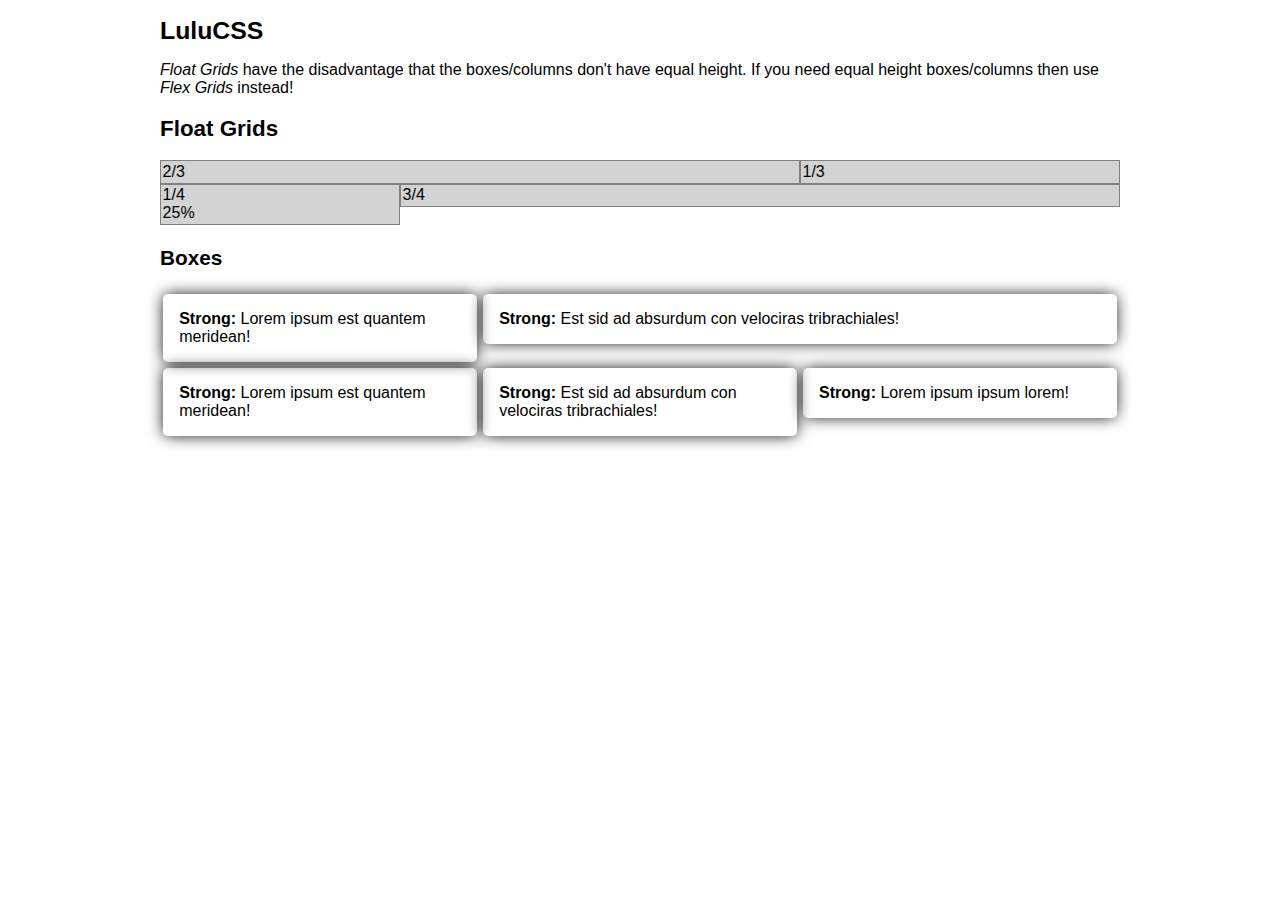
<file: examples/float-grids.html>
<!DOCTYPE html>
<html>
  <head>
    <meta name="viewport" content="width=device-width, initial-scale=1">
    <title>LuluCSS - Float Grids</title>
    <link rel="stylesheet" href="../lulu.css">
  </head>
  <body>
	<div class="center-container">
      <h1>LuluCSS</h1>
      <p>
        <i>Float Grids</i> have the disadvantage that the boxes/columns don't have equal height.
        If you need equal height boxes/columns then use <i>Flex Grids</i> instead!
      </p>
      <h2>Float Grids</h2>
      <div class="float-grids">
        <div class="float-gc-2-3 gray-box">
          2/3
        </div>
        <div class="float-gc-1-3 gray-box">
          1/3
        </div>
      </div>
      <div class="float-grids">
        <div class="float-gc-1-4 gray-box">
          1/4<br>25%
        </div>
        <div class="float-gc-3-4 gray-box">
          3/4
        </div>
      </div>
      <h3>Boxes</h3>
      <div class="float-grids">
        <div class="float-gc-1-3">
          <div class="shadow-box">
            <strong>Strong: </strong> Lorem ipsum est quantem meridean!
          </div>
        </div>
        <div class="float-gc-2-3">
          <div class="shadow-box">
            <strong>Strong: </strong> Est sid ad absurdum con velociras tribrachiales!
          </div>
        </div>
      </div>
      <div class="float-grids">
        <div class="float-gc-1-3">
          <div class="shadow-box">
            <strong>Strong: </strong> Lorem ipsum est quantem meridean!
          </div>
        </div>
        <div class="float-gc-1-3">
          <div class="shadow-box">
            <strong>Strong: </strong> Est sid ad absurdum con velociras tribrachiales!
          </div>
        </div>
        <div class="float-gc-1-3">
          <div class="shadow-box">
            <strong>Strong: </strong> Lorem ipsum ipsum lorem!
          </div>
        </div>
      </div>
    </div>
  </body>
</html>
</file>
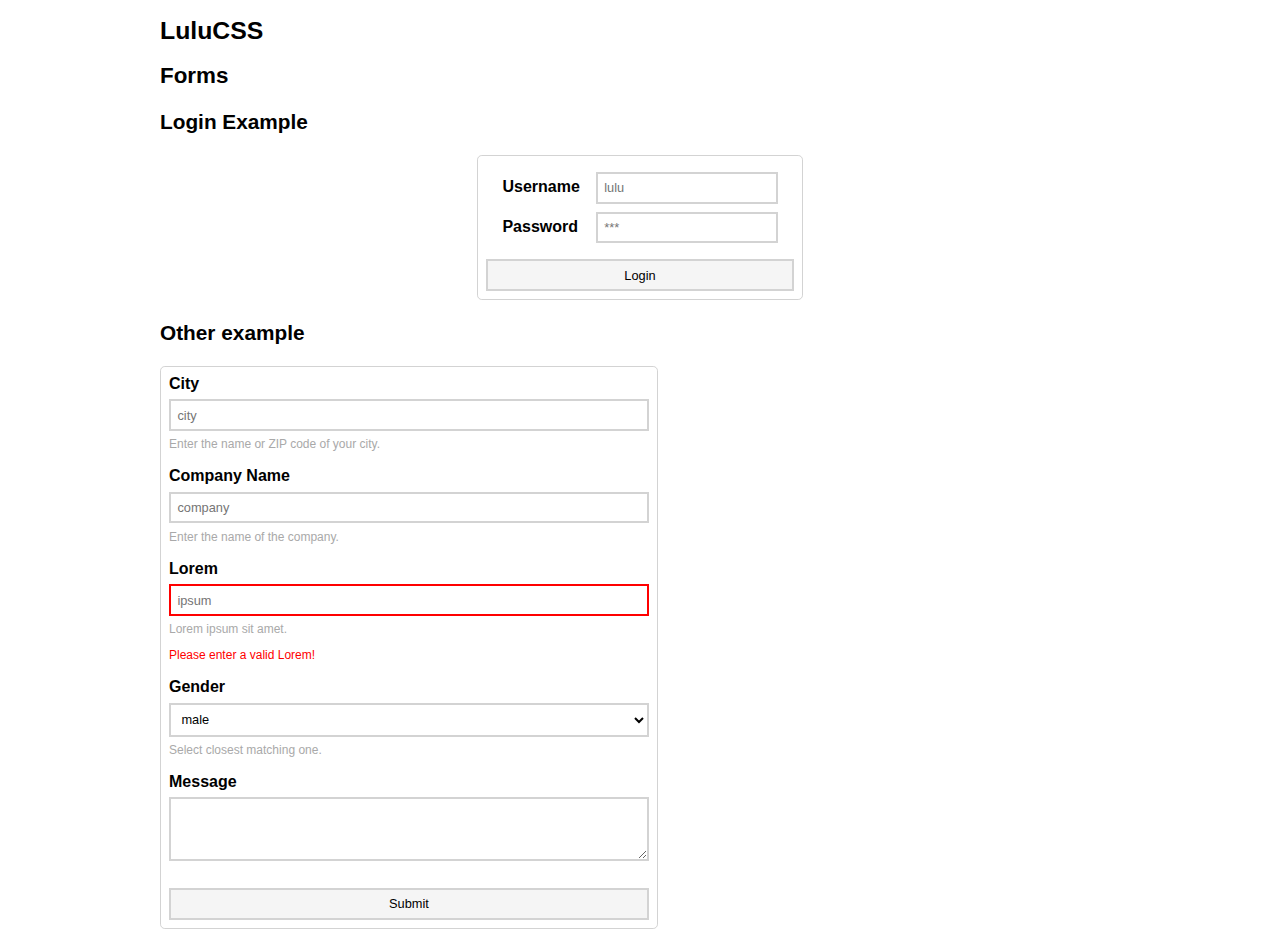
<file: examples/forms.html>
<!DOCTYPE html>
<html>
  <head>
    <meta name="viewport" content="width=device-width, initial-scale=1">
    <title>LuluCSS - Forms</title>
    <link rel="stylesheet" href="../lulu.css">
  </head>
  <body>
	<div class="center-container">
      <h1>LuluCSS</h1>
      <h2>Forms</h2>
      <h3>Login Example</h3>
      <div class="flex-grids-row flex-center">
        <form style="max-width: 20em" class="small-border padding-1 padding-1-h">
          <div class="flex-grids-row flex-center">
            <div class="tbl-grids">
              <div class="tbl-grids-row-2">
                <div class="tbl-grids-cell"><label>Username</label></div>
                <div class="tbl-grids-cell"><input type="text" name="username" placeholder="lulu"></input></div>
              </div>
              <div class="tbl-grids-row-2">
                <div class="tbl-grids-cell"><label>Password</label></div>
                <div class="tbl-grids-cell"><input type="password" name="password" placeholder="***"></input></div>
              </div>
            </div>
          </div>
          <div class="flex-grids-row flex-center">
            <button style="width: 100%" type="submit">Login</button>
          </div>
        </form>
      </div>
      <h3>Other example</h3>
      <form style="max-width: 30em" class="small-border padding-1 padding-1-h">
        <div class="form-group">
          <label class="row-margin">City</label>
          <input class="row-margin" type="text" name="city" placeholder="city"></input>
          <p class="caption">Enter the name or ZIP code of your city.</p>
        </div>
        <div class="form-group">
          <label class="row-margin">Company Name</label>
          <input class="row-margin" type="text" name="company" placeholder="company"></input>
          <p class="caption">Enter the name of the company.</p>
        </div>
        <div class="form-group">
          <label class="row-margin">Lorem</label>
          <input class="error row-margin" type="text" name="company" placeholder="ipsum"></input>
          <p class="caption">Lorem ipsum sit amet.</p>
          <p class="caption error">Please enter a valid Lorem!</p>
        </div>
        <div class="form-group">
          <label class="row-margin">Gender</label>
          <select name="gender">
            <option>male</option>
            <option>female</option>
            <option>trans-</option>
            <option>other</option>
          </select>
          <p class="caption">Select closest matching one.</p>
        </div>
        <div class="form-group">
          <label>Message</label>
          <textarea name="msg"></textarea>
        </div>
        <div class="form-group">
          <button type="submit">Submit</button>
        </div>
      </form>
    </div>
  </body>
</html>
</file>
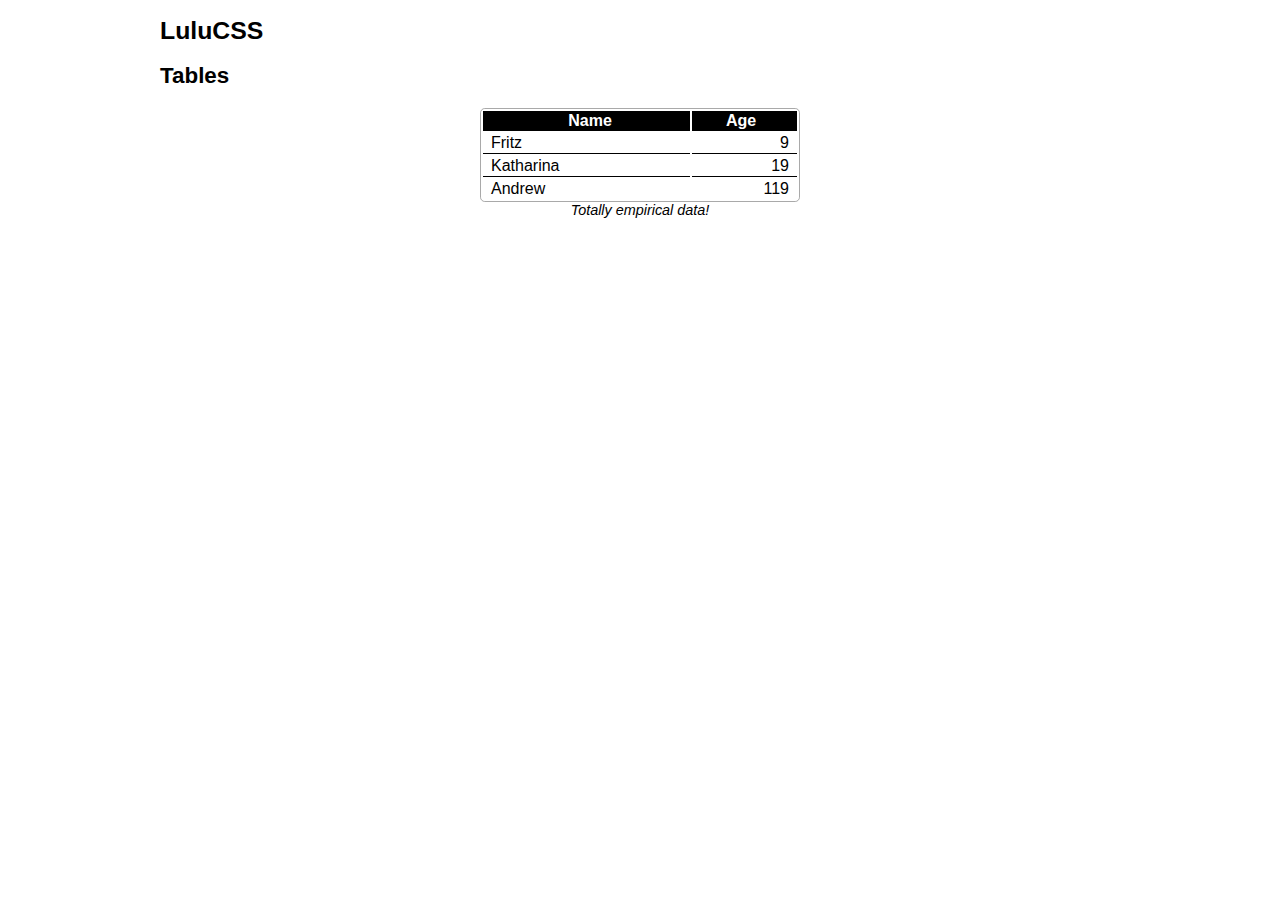
<file: examples/tables.html>
<!DOCTYPE html>
<html>
  <head>
    <meta name="viewport" content="width=device-width, initial-scale=1">
    <title>LuluCSS - Tables</title>
    <link rel="stylesheet" href="../lulu.css">
  </head>
  <body>
	<div class="center-container">
      <h1>LuluCSS</h1>
      <h2>Tables</h2>
      <table class="max-width-20 auto-margin">
        <caption>Totally empirical data!</caption>
        <thead>
          <tr><th>Name</th><th>Age</th></tr>
        </thead>
        <tbody>
          <tr><td>Fritz</td><td class="text-right">9</td></tr>
          <tr><td>Katharina</td><td class="text-right">19</td></tr>
          <tr><td>Andrew</td><td class="text-right">119</td></tr>
        </tbody>
      </table>
    </div>
  </body>
</html>
</file>
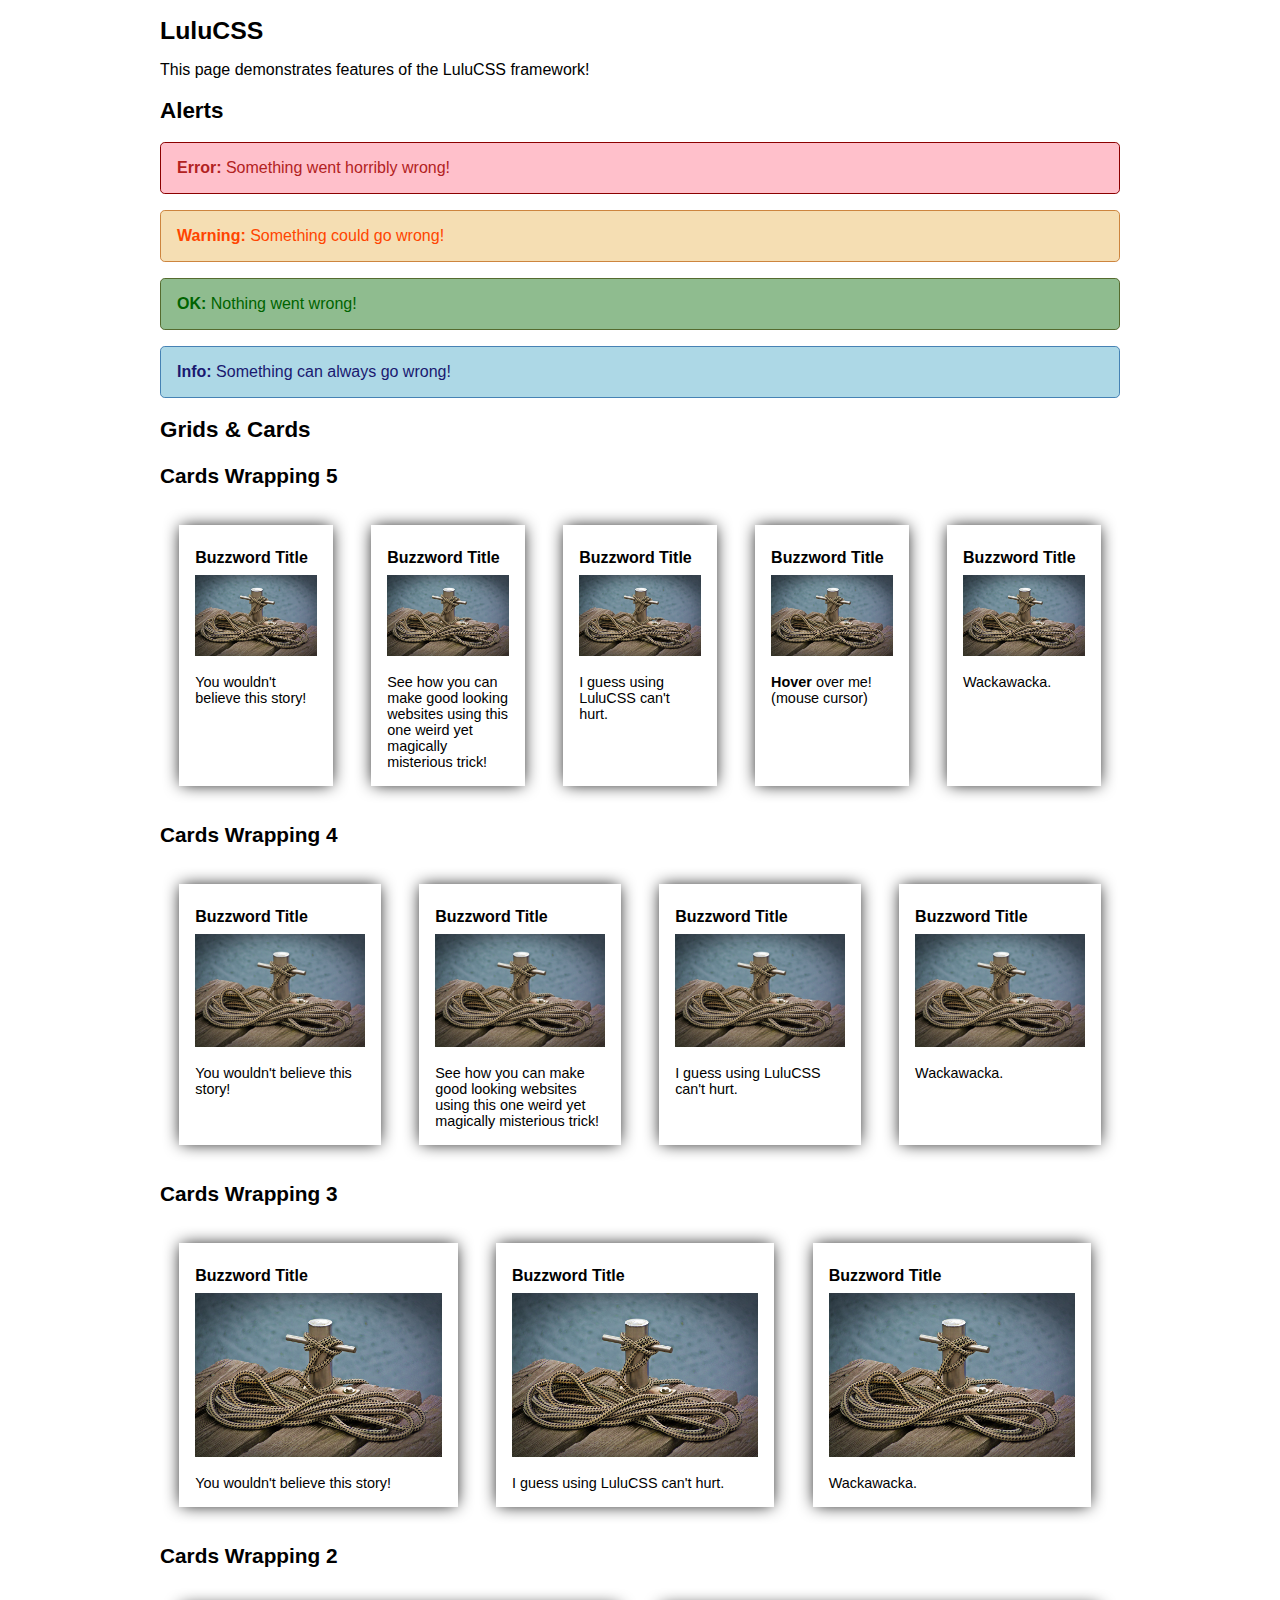
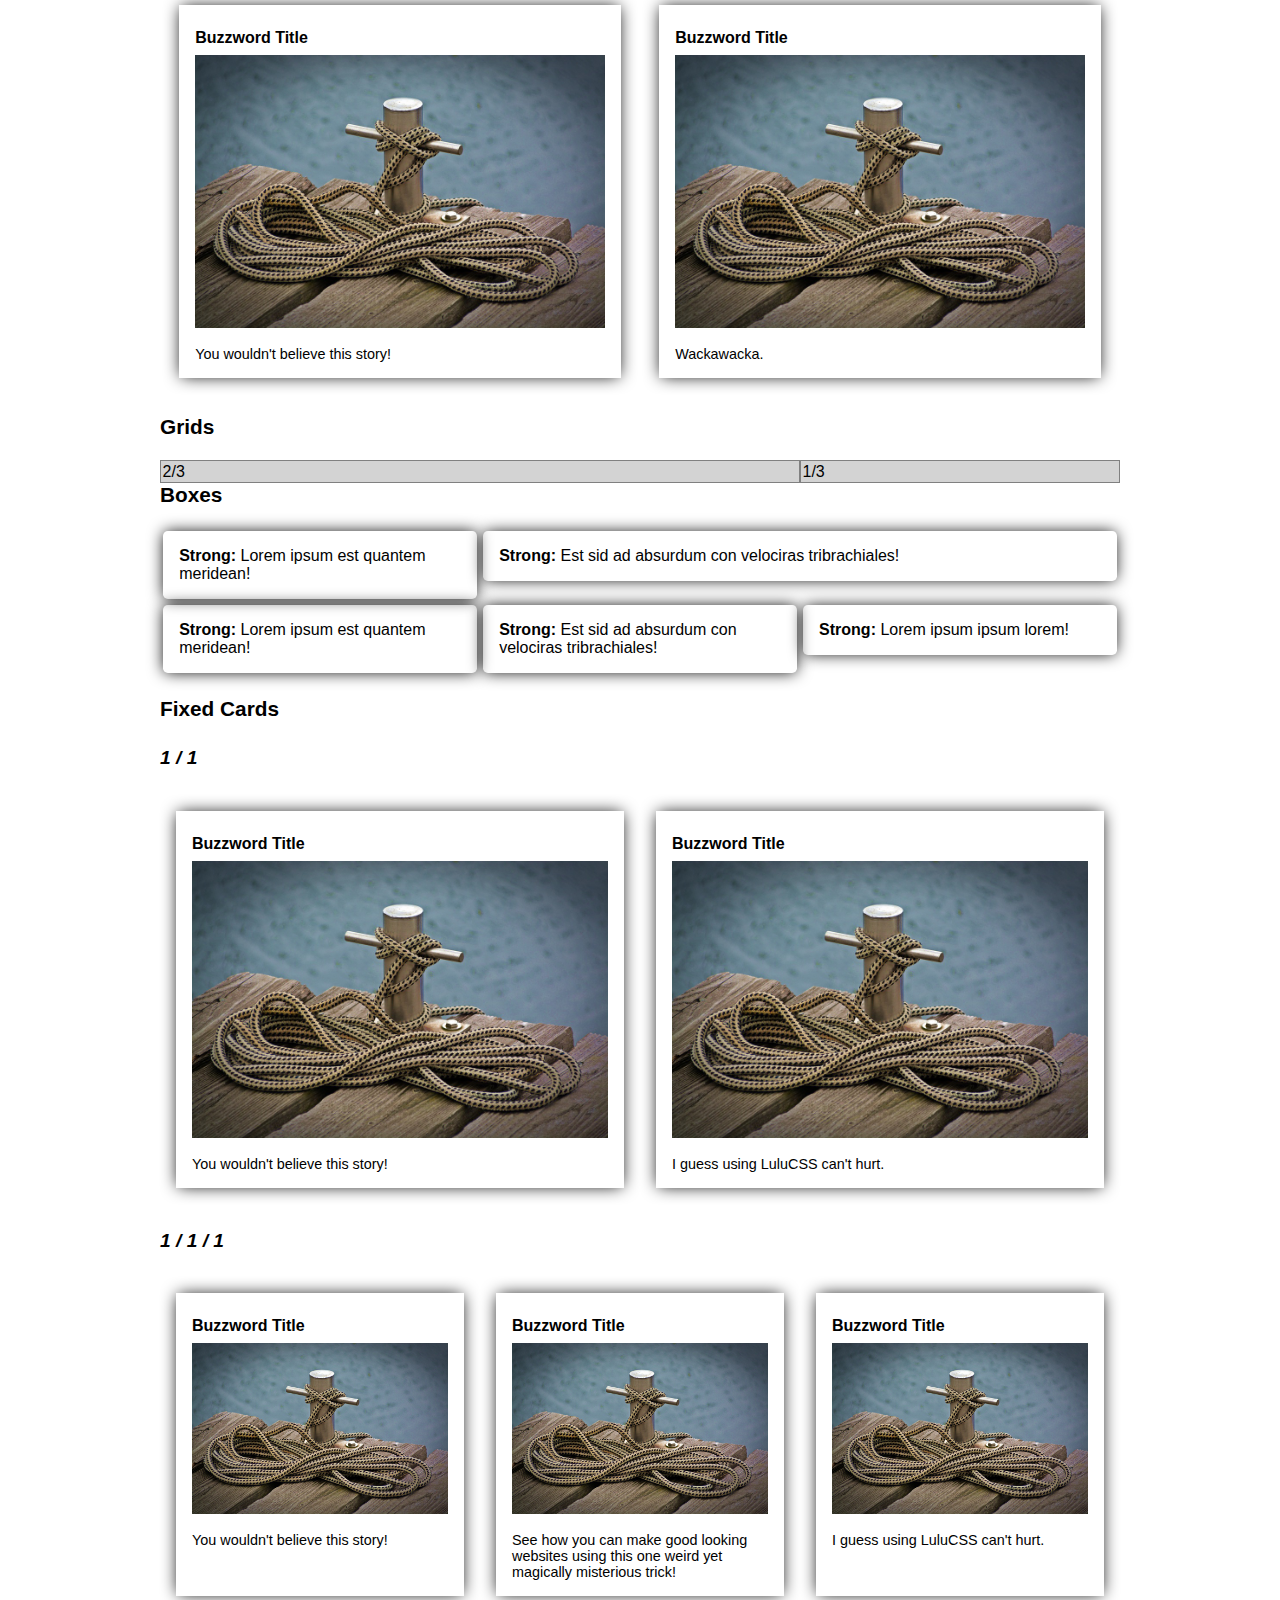
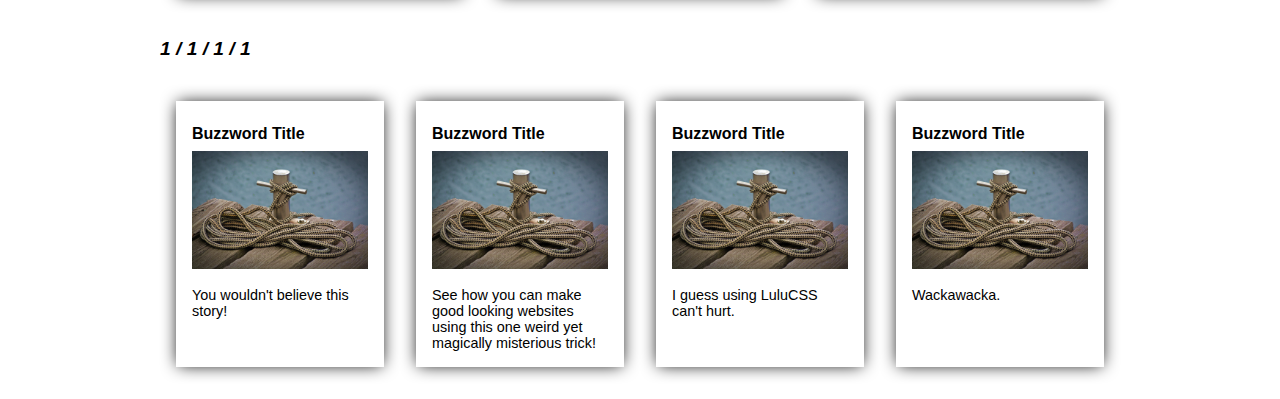
<file: examples/templ.html>
<!DOCTYPE html>
<html>
    <head>
        <meta name="viewport" content="width=device-width, initial-scale=1">
        <title>LuluCSS</title>
    	<link rel="stylesheet" href="../lulu.css">
	</head>
	<body>
	<div class="center-container">
      <h1>LuluCSS</h1>
      <p>
        This page demonstrates features of the LuluCSS framework!
      </p>
      <h2>Alerts</h2>
      <div class="msg-box err-box">
        <strong>Error: </strong> Something went horribly wrong!
      </div>
      <div class="msg-box warn-box">
        <strong>Warning: </strong> Something could go wrong!
      </div>
      <div class="msg-box ok-box">
        <strong>OK: </strong> Nothing went wrong!
      </div>
      <div class="msg-box info-box">
        <strong>Info: </strong> Something can always go wrong!
      </div>
      <h2>Grids & Cards</h2>
      <h3>Cards Wrapping 5</h3>
      <div class="flex-grids">
        <div class="flex-grids-wrap-row-5">
          <div class="flex-wrap-box">
            <p class="title">Buzzword Title</p>
            <div class="img-wrapper">
              <img src="pic.jpg" alt="pic" />
            </div>
            <p class="small">
              You wouldn't believe this story!
            </p>
          </div>
          <div class="flex-wrap-box">
            <p class="title">Buzzword Title</p>
            <div class="img-wrapper">
              <img src="pic.jpg" alt="pic" />
            </div>
            <p class="small">
              See how you can make good looking websites using this one weird yet magically misterious trick!
            </p>
          </div>
          <div class="flex-wrap-box">
            <p class="title">Buzzword Title</p>
            <div class="img-wrapper">
              <img src="pic.jpg" alt="pic" />
            </div>
            <p class="small">
              I guess using LuluCSS can't hurt.
            </p>
          </div>
          <div class="flex-wrap-box hover-shadow">
            <p class="title">Buzzword Title</p>
            <div class="img-wrapper">
              <img src="pic.jpg" alt="pic" />
            </div>
            <p class="small">
              <b>Hover</b> over me! (mouse cursor)
            </p>
          </div>
          <div class="flex-wrap-box">
            <p class="title">Buzzword Title</p>
            <div class="img-wrapper">
              <img src="pic.jpg" alt="pic" />
            </div>
            <p class="small">
              Wackawacka.
            </p>
          </div>
        </div>
      </div>
      <h3>Cards Wrapping 4</h3>
      <div class="flex-grids">
        <div class="flex-grids-wrap-row-4">
          <div class="flex-wrap-box">
            <p class="title">Buzzword Title</p>
            <div class="img-wrapper">
              <img src="pic.jpg" alt="pic" />
            </div>
            <p class="small">
              You wouldn't believe this story!
            </p>
          </div>
          <div class="flex-wrap-box">
            <p class="title">Buzzword Title</p>
            <div class="img-wrapper">
              <img src="pic.jpg" alt="pic" />
            </div>
            <p class="small">
              See how you can make good looking websites using this one weird yet magically misterious trick!
            </p>
          </div>
          <div class="flex-wrap-box">
            <p class="title">Buzzword Title</p>
            <div class="img-wrapper">
              <img src="pic.jpg" alt="pic" />
            </div>
            <p class="small">
              I guess using LuluCSS can't hurt.
            </p>
          </div>
          <div class="flex-wrap-box">
            <p class="title">Buzzword Title</p>
            <div class="img-wrapper">
              <img src="pic.jpg" alt="pic" />
            </div>
            <p class="small">
              Wackawacka.
            </p>
          </div>
        </div>
      </div>
      <h3>Cards Wrapping 3</h3>
      <div class="flex-grids">
        <div class="flex-grids-wrap-row-3">
          <div class="flex-wrap-box">
            <p class="title">Buzzword Title</p>
            <div class="img-wrapper">
              <img src="pic.jpg" alt="pic" />
            </div>
            <p class="small">
              You wouldn't believe this story!
            </p>
          </div>
          <div class="flex-wrap-box">
            <p class="title">Buzzword Title</p>
            <div class="img-wrapper">
              <img src="pic.jpg" alt="pic" />
            </div>
            <p class="small">
              I guess using LuluCSS can't hurt.
            </p>
          </div>
          <div class="flex-wrap-box">
            <p class="title">Buzzword Title</p>
            <div class="img-wrapper">
              <img src="pic.jpg" alt="pic" />
            </div>
            <p class="small">
              Wackawacka.
            </p>
          </div>
        </div>
      </div>
      <h3>Cards Wrapping 2</h3>
      <div class="flex-grids">
        <div class="flex-grids-wrap-row-2">
          <div class="flex-wrap-box">
            <p class="title">Buzzword Title</p>
            <div class="img-wrapper">
              <img src="pic.jpg" alt="pic" />
            </div>
            <p class="small">
              You wouldn't believe this story!
            </p>
          </div>
          <div class="flex-wrap-box">
            <p class="title">Buzzword Title</p>
            <div class="img-wrapper">
              <img src="pic.jpg" alt="pic" />
            </div>
            <p class="small">
              Wackawacka.
            </p>
          </div>
        </div>
      </div>
      <h3>Grids</h3>
      <div class="floatgrids">
        <div class="float-gc-2-3 gray-box">
          2/3
        </div>
        <div class="float-gc-1-3 gray-box">
          1/3
        </div>
      </div>
      <h3>Boxes</h3>
      <div class="float-grids">
        <div class="float-gc-1-3">
          <div class="shadow-box">
            <strong>Strong: </strong> Lorem ipsum est quantem meridean!
          </div>
        </div>
        <div class="float-gc-2-3">
          <div class="shadow-box">
            <strong>Strong: </strong> Est sid ad absurdum con velociras tribrachiales!
          </div>
        </div>
      </div>
      <div class="float-grids">
        <div class="float-gc-1-3">
          <div class="shadow-box">
            <strong>Strong: </strong> Lorem ipsum est quantem meridean!
          </div>
        </div>
        <div class="float-gc-1-3">
          <div class="shadow-box">
            <strong>Strong: </strong> Est sid ad absurdum con velociras tribrachiales!
          </div>
        </div>
        <div class="float-gc-1-3">
          <div class="shadow-box">
            <strong>Strong: </strong> Lorem ipsum ipsum lorem!
          </div>
        </div>
      </div>
      <h3>Fixed Cards</h3>
      <h4>1 / 1</h4>
      <div class="flex-grids">
        <div class="flex-grids-row-2">
          <div class="flex-box">
            <p class="title">Buzzword Title</p>
            <div class="img-wrapper">
              <img src="pic.jpg" alt="pic" />
            </div>
            <p class="small">
              You wouldn't believe this story!
            </p>
          </div>
          <div class="flex-box">
            <p class="title">Buzzword Title</p>
            <div class="img-wrapper">
              <img src="pic.jpg" alt="pic" />
            </div>
            <p class="small">
              I guess using LuluCSS can't hurt.
            </p>
          </div>
        </div>
      </div>
      <h4>1 / 1 / 1</h4>
      <div class="flex-grids">
        <div class="flex-grids-row-3">
          <div class="flex-box">
            <p class="title">Buzzword Title</p>
            <div class="img-wrapper">
              <img src="pic.jpg" alt="pic" />
            </div>
            <p class="small">
              You wouldn't believe this story!
            </p>
          </div>
          <div class="flex-box">
            <p class="title">Buzzword Title</p>
            <div class="img-wrapper">
              <img src="pic.jpg" alt="pic" />
            </div>
            <p class="small">
              See how you can make good looking websites using this one weird yet magically misterious trick!
            </p>
          </div>
          <div class="flex-box">
            <p class="title">Buzzword Title</p>
            <div class="img-wrapper">
              <img src="pic.jpg" alt="pic" />
            </div>
            <p class="small">
              I guess using LuluCSS can't hurt.
            </p>
          </div>
        </div>
      </div>
      <h4>1 / 1 / 1 / 1</h4>
      <div class="flex-grids">
        <div class="flex-grids-row-4">
          <div class="flex-box">
            <p class="title">Buzzword Title</p>
            <div class="img-wrapper">
              <img src="pic.jpg" alt="pic" />
            </div>
            <p class="small">
              You wouldn't believe this story!
            </p>
          </div>
          <div class="flex-box">
            <p class="title">Buzzword Title</p>
            <div class="img-wrapper">
              <img src="pic.jpg" alt="pic" />
            </div>
            <p class="small">
              See how you can make good looking websites using this one weird yet magically misterious trick!
            </p>
          </div>
          <div class="flex-box">
            <p class="title">Buzzword Title</p>
            <div class="img-wrapper">
              <img src="pic.jpg" alt="pic" />
            </div>
            <p class="small">
              I guess using LuluCSS can't hurt.
            </p>
          </div>
          <div class="flex-box">
            <p class="title">Buzzword Title</p>
            <div class="img-wrapper">
              <img src="pic.jpg" alt="pic" />
            </div>
            <p class="small">
              Wackawacka.
            </p>
          </div>
        </div>
      </div>
    </div>
    
	</body>
</html>
</file>
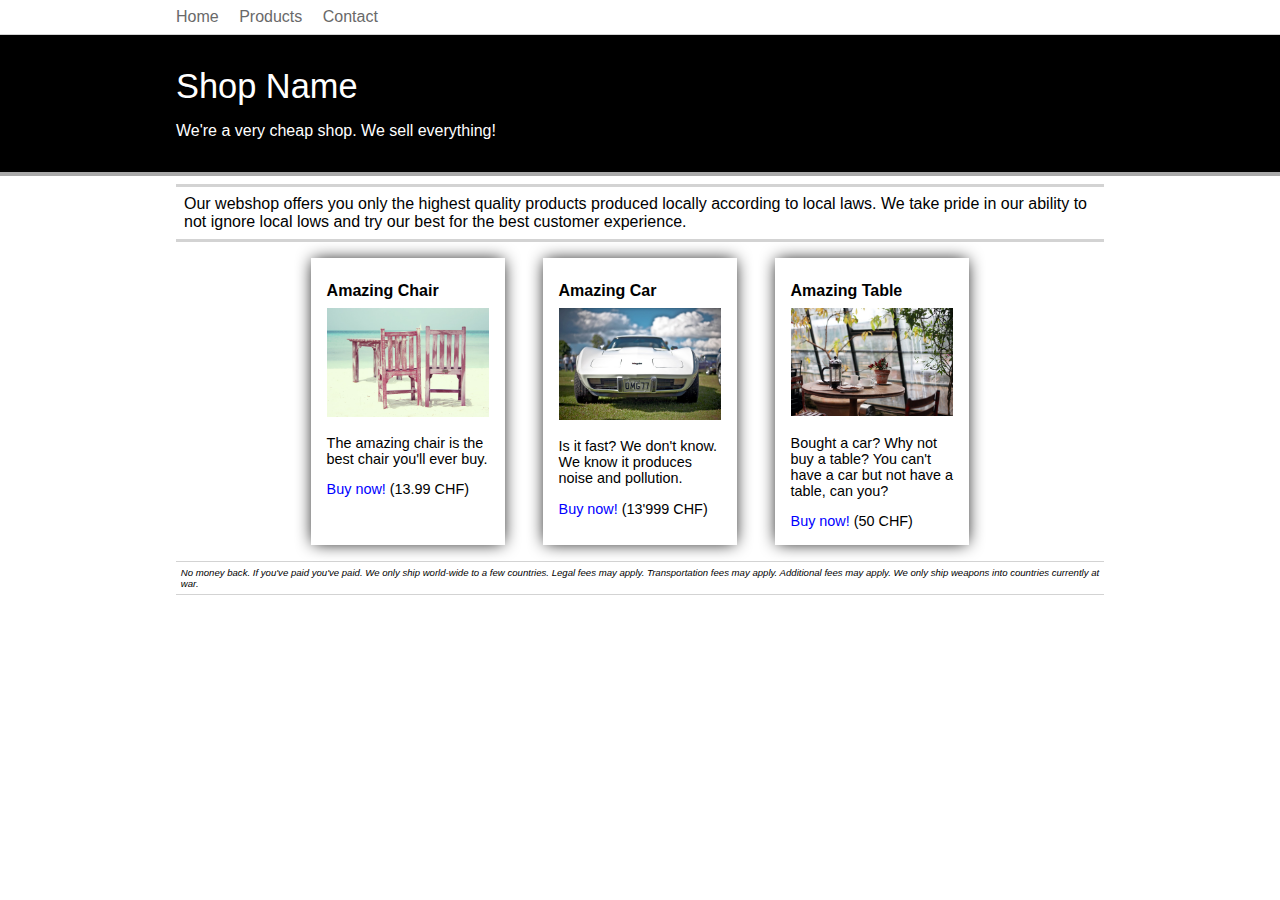
<file: examples/shop/shop.html>
<!DOCTYPE html>
<html>
  <head>
    <meta name="viewport" content="width=device-width, initial-scale=1">
    <title>LuluCSS - Shop</title>
    <link rel="stylesheet" href="../../lulu.css">
  </head>
  <body>
    <div></div>
    <div class="h-bar padding-1-h">
      <div class="center-container padding-2">
        <ul class="nav">
          <li><a href="#">Home</a></li>
          <li><a href="#">Products</a></li>
          <li><a href="#">Contact</a></li>
        </ul>
      </div>
    </div>
	<div class="header padding-4-h">
      <div class="center-container padding-2">
      <p class="very-large">Shop Name</p>
      <p>
        We're a very cheap shop. We sell everything!
      </p>
      </div>
    </div>
    <div class="center-container padding-1-h padding-2">
      <p class="side-borders-h-padding">
        Our webshop offers you only the highest quality products produced locally according to local laws. We take pride
        in our ability to not ignore local lows and try our best for the best customer experience. 
      </p>
      <div class="flex-grids">
        <div class="flex-grids-wrap-row-4 flex-center">
          <div class="flex-wrap-box">
            <p class="title">Amazing Chair</p>
            <div class="img-wrapper">
              <img src="chair.jpg" alt="pic" />
            </div>
            <p class="small">
              The amazing chair is the best chair you'll ever buy.
            </p>
            <p class="small">
              <a href="#">Buy now!</a> (13.99 CHF)
            </p>
          </div>
          <div class="flex-wrap-box">
            <p class="title">Amazing Car</p>
            <div class="img-wrapper">
              <img src="car.jpg" alt="pic" />
            </div>
            <p class="small">
              Is it fast? We don't know. We know it produces noise and pollution.
            </p>
            <p class="small">
              <a href="#">Buy now!</a> (13'999 CHF)
            </p>
          </div>
          <div class="flex-wrap-box">
            <p class="title">Amazing Table</p>
            <div class="img-wrapper">
              <img src="table.jpg" alt="pic" />
            </div>
            <p class="small">
              Bought a car? Why not buy a table? You can't have a car but not have a table, can you?
            </p>
            <p class="small">
              <a href="#">Buy now!</a> (50 CHF)
            </p>
          </div>
        </div>
      </div>
      <p class="side-borders-h-padding very-small italic">
        No money back. If you've paid you've paid. We only ship world-wide to a few countries. Legal fees may apply. Transportation fees may apply.
        Additional fees may apply. We only ship weapons into countries currently at war. 
      </p>
    </div>
  </body>
</html>
</file>
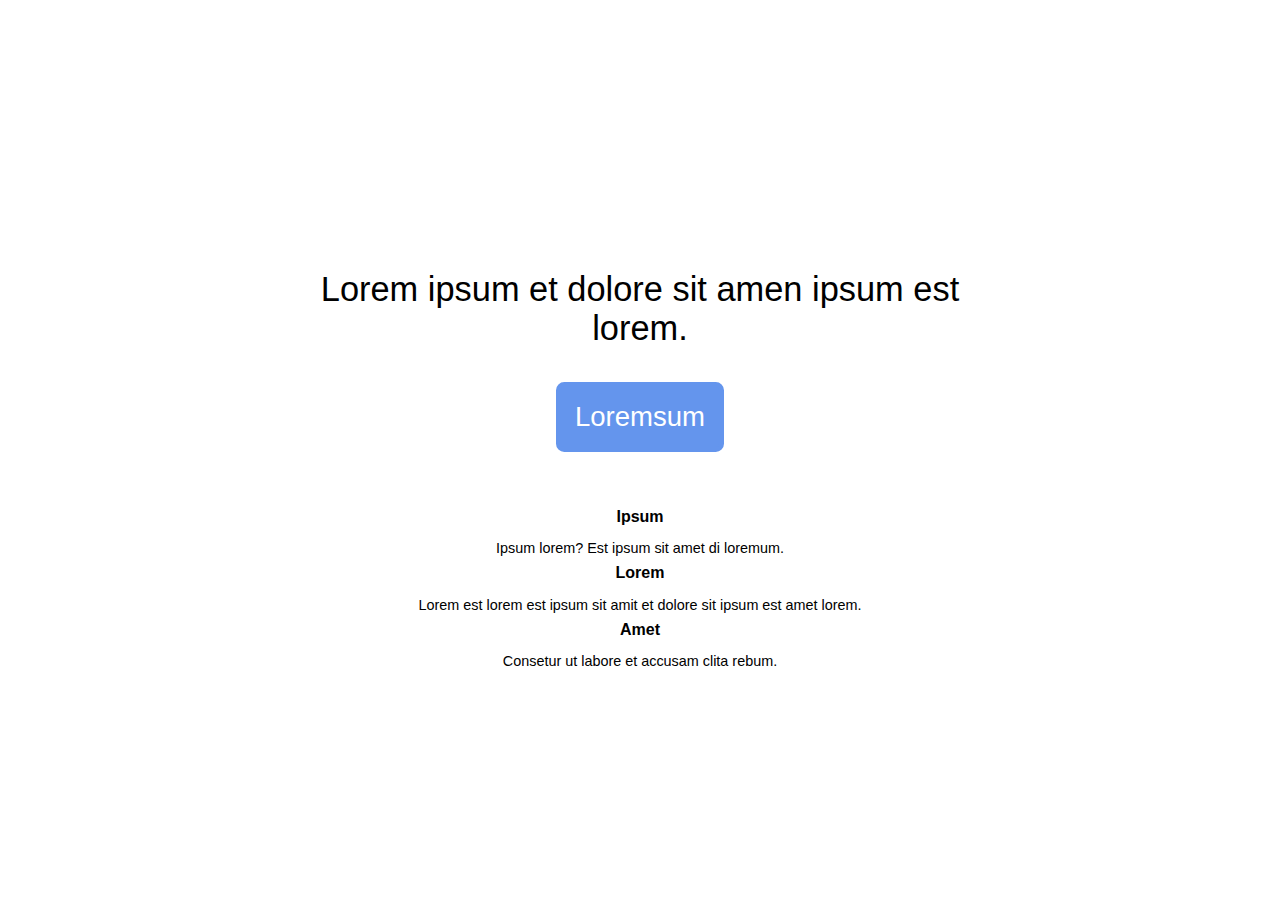
<file: examples/templates/landing.html>
<!DOCTYPE html>
<html>
  <head>
    <meta name="viewport" content="width=device-width, initial-scale=1">
    <title>LuluCSS - Landing page</title>
    <link rel="stylesheet" href="../../lulu.css">
  </head>
  <body>
	<div class="center-container padding-2" style="margin-top: 30vmin">
      <div style="padding-left: 10vw; padding-right: 10vw" class="text-center very-large padding-4">
        Lorem ipsum et dolore sit amen ipsum est lorem.
      </div>
      <div class="text-center very-large padding-4" style="margin-top: 1em">
        <a class="button2 round" href="#" style="width: auto;">Loremsum</a>
      </div>
      <div class="flex-wrap-grids mw-40 auto-margin" style="margin-top: 3em">
        <div class="flex-grids-wrap-row-3 flex-center">
          <div class="flex-wrap-cell text-center">
            <p class="title">Ipsum</p>
            <p class="small">
              Ipsum lorem? Est ipsum sit amet di loremum.
            </p>
          </div>
          <div class="flex-wrap-cell text-center">
            <p class="title">Lorem</p>
            <p class="small">
              Lorem est lorem est ipsum sit amit et dolore sit
              ipsum est amet lorem. 
            </p>
          </div>
          <div class="flex-wrap-cell text-center">
            <p class="title">Amet</p>
            <p class="small">
              Consetur ut labore et accusam clita rebum.
            </p>
          </div>
        </div>
      </div>
    </div>
  </body>
</html>
</file>
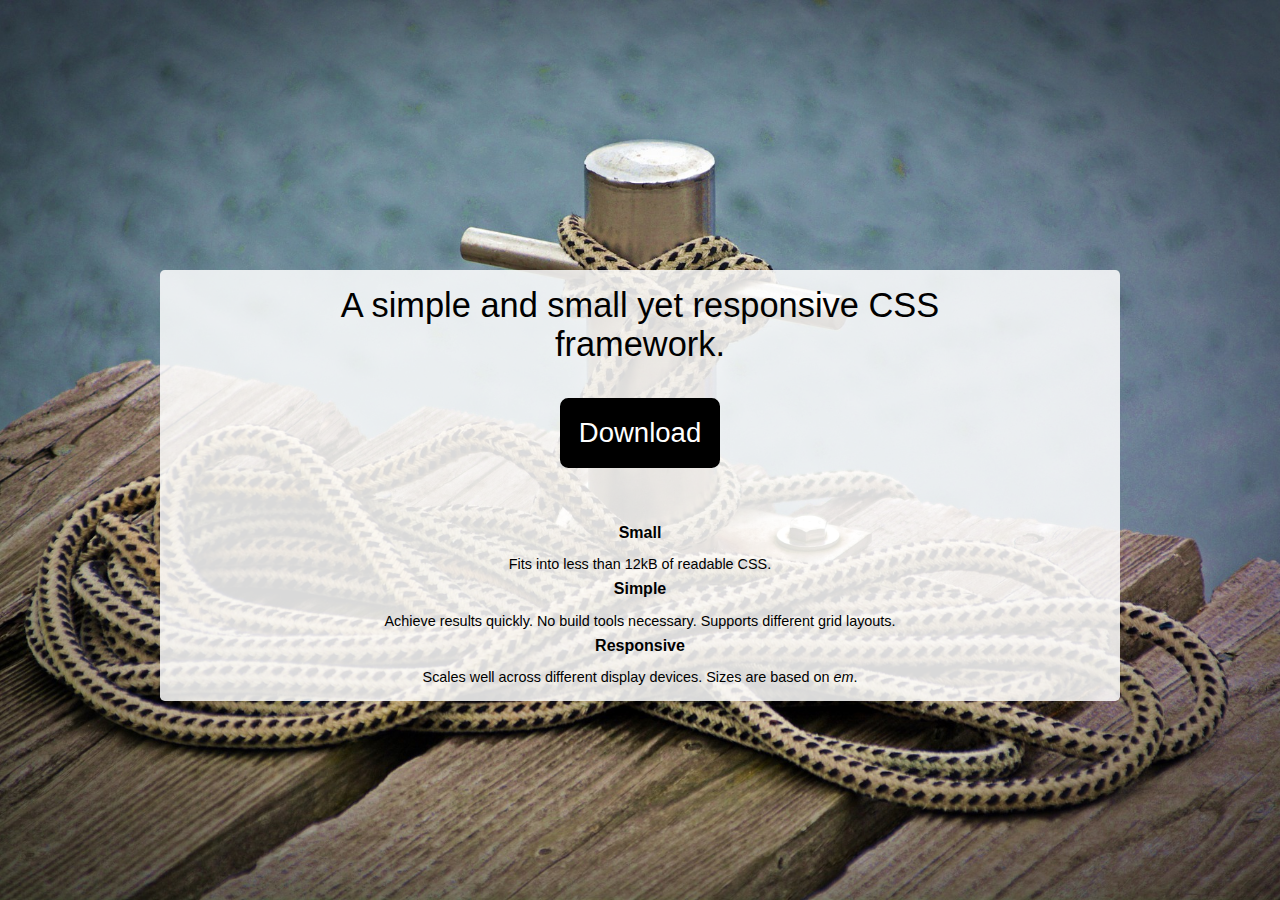
<file: examples/templates/landing2.html>
<!DOCTYPE html>
<html>
  <head>
    <meta name="viewport" content="width=device-width, initial-scale=1">
    <title>LuluCSS - Landing page</title>
    <link rel="stylesheet" href="../../lulu.css">
  </head>
  <body class="padding-2" style="background: url('./bg.jpg') no-repeat center center fixed; background-size: cover;">
	<div class="center-container padding-2 round" style="margin-top: 30vmin; background-color: rgba(255, 255, 255, 0.85); padding-top: 1em; padding-bottom: 1em;">
      <div style="padding-left: 10vw; padding-right: 10vw" class="text-center very-large padding-4">
        A simple and small yet responsive CSS framework.
      </div>
      <div class="text-center very-large padding-4" style="margin-top: 1em">
        <a class="button3 round" href="#" style="width: auto;">Download</a>
      </div>
      <div class="flex-wrap-grids mw-40 auto-margin" style="margin-top: 3em">
        <div class="flex-grids-wrap-row-3 flex-center">
          <div class="flex-wrap-cell text-center">
            <p class="title">Small</p>
            <p class="small">
              Fits into less than 12kB of readable CSS.
            </p>
          </div>
          <div class="flex-wrap-cell text-center">
            <p class="title">Simple</p>
            <p class="small">
              Achieve results quickly. No build tools necessary. 
              Supports different grid layouts. 
            </p>
          </div>
          <div class="flex-wrap-cell text-center">
            <p class="title">Responsive</p>
            <p class="small">
              Scales well across different display devices. Sizes are based on <i>em</i>.
            </p>
          </div>
        </div>
      </div>
    </div>
  </body>
</html>
</file>
<file: lulu.css>
/*
 * LuluCSS framework.
 * 
 * License: CC BY-SA 4.0
 * Contributors:
 *  - Roman Muentener, 2016-?
 */

/* General */
html, body {
  font-size: 1em;
  font-family: sans-serif;
  margin: 0;
  padding: 0;
}

body { padding-bottom: 1em; }

.h-bar {
  min-height: 2%;
  width: 100%;
}

p + p { 
  margin-top: 1em;
}

a {
  text-decoration: none;
  color: blue;
}

a:visited {
  text-decoration: none;
  color: blue;
}

a:hover {
  text-decoration: none;
  color: midnightblue;
}

p {
  margin: 0; padding: 0;
}


/* Padding & Margin Helpers */

.auto-margin {
  margin: auto;
}

.padding-1-h { 
  padding-top: 0.5em;
  padding-bottom: 0.5em;
}

.padding-2-h {
  padding-top: 1em;
  padding-bottom: 1em;
}

.padding-4-h {
  padding-top: 2em;
  padding-bottom: 2em;
}

.padding-1 { 
  padding-left: 0.5em; 
  padding-right: 0.5em; 
}

.padding-2 {
  padding-left: 1em;
  padding-right: 1em;
}

.row-margin + .row-margin {
  margin-top: 0.5em;
}


/* Headings */

h1 {
  font-size: 155%;
}

h2 {
  font-size: 140%;
}

h3 {
  font-size: 130%;
}

h4 {
  font-size: 120%;
  font-style: italic;
}

h5 {
  font-size: 110%;
  font-style: italic;
}


/* Widths Helpers */

.max-width-35 {
  max-width: 35em; 
}

.max-width-20 {
  max-width: 20em;
}


/* Nav */

.nav a, .nav a:visited {
  color: dimgray;
}

.nav a:hover {
  color: darkgray;
}

.nav ul, ul.nav {
  list-style-type: none;
  margin: 0;
  padding: 0;
}

.nav li {
  display: inline;
  margin: 0;
  padding: 0;
}

.nav li:not(:last-child) {
  margin-right: 1em;
}


/* Float Grids */

.float-grids {
}

.float-grids-row {
  margin: 0;
  padding: 0;
}

.float-grids-row + .float-grids-row {
  margin-top: 0.5em;
}

.float-grids-row:after, .float-grids:after {
  clear: both;
  display: table;
  content: "";
}

[class*='float-gc-'] {
  box-sizing: border-box;
  float: left;
}

.float-gc-2-3 {
  width: 66.66%;
}

.float-gc-1-3 {
  width: 33.33%;
}

.float-gc-1-4 {
  width: 25%;
}

.float-gc-3-4 {
  width: 75%;
}


/* Flex Grids */

.flex-grids { }

.flex-grids-wrap-row, [class*='flex-grids-wrap-row-'] {
  display: flex;
  flex-wrap: wrap;
  flex-direction: row;
}

.flex-grids-wrap-row + .flex-grids-wrap-row, [class*='flex-grids-wrap-row-'] + [class*='flex-grids-wrap-row-'] {
  margin-top: 0.5em;
}

.flex-center {
  justify-content: center;
}

.flex-grids-row, [class*='flex-grids-row-'] {
  display: flex;
  margin: 0; padding: 0;
}

.flex-grids-row + .flex-grids-row, [class*='flex-grids-row-'] + [class*='flex-grids-row-'] {
  margin-top: 0.5em;
}

.flex-cell {
  flex: 1;
  padding: 0.5em;
  border-sizing: border-box;
}

.flex-w-cell-1-4 { display: flex; width: 25%; }
.flex-w-cell-1-2 { display: flex; width: 50%; }
.flex-w-cell-1-3 { display: flex; width: 33.3%; }
.flex-w-cell-2-3 { display: flex; width: 66.6%; }
.flex-w-cell-3-4 { display: flex; width: 75%; }

.flex-w-cell, [class*='flex-w-cell-'] {
  padding: 0.5em;
  box-sizing: border-box;
}


.flex-box {
  flex: 1;
  padding: 1em;
  box-shadow: 0 0 1em -0.1em black;
  margin: 1em;
}

.flex-wrap-box {
  box-shadow: 0 0 1em -0.1em black;
}

.flex-wrap-box {
  box-sizing: border-box;
  padding: 1em;
  margin: 2%;
  margin-bottom: 1em;
  margin-top: 1em;
}

.flex-grids-wrap-row-5 .flex-wrap-box { width: 16%; }
.flex-grids-wrap-row-4 .flex-wrap-box { width: 21%; }
.flex-grids-wrap-row-3 .flex-wrap-box { width: 29%; }
.flex-grids-wrap-row-2 .flex-wrap-box { width: 46%; }
[class*='flex-grids-wrap-'] .flex-w-cell { margin: 0; }
.flex-grids-wrap-row-5 .flex-w-cell { width: 20%; }
.flex-grids-wrap-row-4 .flex-w-cell { width: 25%; }
.flex-grids-wrap-row-3 .flex-w-cell { width: 33.3%; }
.flex-grids-wrap-row-2 .flex-w-cell { width: 50%; }

/* Table Grids */

.tbl-grids { 
  display: table;
  border-spacing: 1em 0.5em;
}

[class*='tbl-grids-row-'] {
  display: table-row;
}


.tbl-grids-cell {
  display: table-cell;
}


/* Tables */

table {
  border-spacing: 0.15em;
  width: 100%;
  border: solid 0.1em darkgray;
  border-radius: 0.3em;
}

thead tr {
  background-color: black;
  color: white;
}

thead th {
  text-align: center;
}

tbody tr:not(:last-child) td {
  border-bottom: solid 0.1em black;
}

tr td:first-child, tr th:first-child {
  padding-left: 0.5em;
}

tr td:last-child, tr th:last-child {
  padding-right: 0.5em;
}

caption {
  caption-side: bottom;
  font-size: 0.9em;
  font-style: italic;
  text-align: center;
}

/* Boxes */

.msg-box {
  margin-top: 1em;
  margin-bottom: 1em;
  padding: 1em;
  border-radius: 0.3em;
}

.shadow-box {
  box-sizing: content-box;
  border-radius: 0.3em;
  padding: 1em;
  margin: 0.2em;
  box-shadow: 0 0 1em -0.1em black;
}

.gray-box {
  background-color: lightgrey;
  border: solid 1px grey;
  padding: 0.1em;
}

.hover-shadow:hover, .hover-shadow:hover {
  box-shadow: 0 0 1em -0.1em silver;
}


/* Alert Boxes */

.err-box {
  border: solid 0.1em darkred;
  background-color: pink;
  color: firebrick;
}

.err-box:hover {
  box-shadow: 0 0 2em -0.1em firebrick;
}

.warn-box {
  border: solid 0.1em peru;
  background-color: wheat;
  color: orangered;
}

.warn-box:hover {
  box-shadow: 0 0 2em -0.1em orangered;
}

.ok-box {
  border: solid 0.1em darkolivegreen;
  background-color: darkseagreen;
  color: darkgreen;
}

.ok-box:hover {
  box-shadow: 0 0 2em -0.1em darkgreen;
}

.info-box {
  border: solid 0.1em steelblue;
  background-color: lightblue;
  color: midnightblue;
}

.info-box:hover {
  box-shadow: 0 0 2em -0.1em midnightblue;
}


/* Forms */

label {
  display: block;
  font-weight: bold;
}

input.error, select.error {
  border: solid 0.2em red;
}

select, input, textarea {
  padding: 0.5em;
  border: solid 0.2em lightgray;
  background-color: white;
  box-shadow: none;
  width: 100%;
  box-sizing: border-box;
  font-size: 0.8em;
}

textarea {
  font-family: monospace, monospace; /* hack to get browser's monospace scaling out of my way */
  min-height: 5em;
}


input:focus, select:focus, textarea:focus {
  border: solid 0.2em cornflowerblue;
  box-shadow: none;
}

button { 
  padding: 0.5em;
  font-size: 0.8em;
  border: solid 0.2em lightgray;
  background-color: whitesmoke;
  width: 100%;
}

button:hover, button:active {
  border: solid 0.2em cornflowerblue;
  cursor: pointer;
}

.button2, .button2:visited {
  padding: 0.5em;
  font-size: 0.8em;
  border: solid 0.2em cornflowerblue;
  background-color: cornflowerblue;
  color: white;
  display: inline-block;
}

.button2:hover, .button2:active {
  border: solid 0.2em lightgray;
  color: white;
}

.button3, .button3:visited {
  padding: 0.5em;
  font-size: 0.8em;
  border: solid 0.2em black;
  background-color: black;
  color: white;
  display: inline-block;
}

.button3:hover, .button3:active {
  text-decoration: underline;
  color: white;
}

.form-group input, .form-group select, textarea {
  margin-top: 0.5em;
  margin-bottom: 0.5em;
}

.form-group + .form-group {
  margin-top: 1em;
}


/* Text Helpers */

.title { font-weight: bold; }
.very-large { font-size: 2.15em; }
.large { font-size: 1.5em; }
.small { font-size: 0.9em; }
.very-small { font-size: 0.6em; }
.italic { font-style: italic; }
.strong { font-weight: bold; }

.caption {
  font-size: 0.75em;
  color: darkgray;
}

p.title {
  margin: 0; padding: 0;
  margin-top: 0.5em;
  margin-bottom: 0.5em;
  font-weight: bold;
}

p.error, span.error {
  color: red;
}

.text-right { text-align: right; }
.text-left { text-align: left; }
.text-center { text-align: center; }
.text-text { line-height: 150%; }


/* Image Helpers */

.img-wrapper {
  text-align: center;
}

.img-wrapper img {
  width: 100%;
}

.img-wrapper + p {
  margin-top: 1em;
}


/* Misc */

.header {
  min-height: 2%;
  border-top: solid 0.1em lightgray;
  border-bottom: solid 0.25em darkgray;
  background-color: black;
  color: white;
  box-sizing: border-box;
  width: 100%;
}

.center-container {
  margin: auto;
  max-width: 60em;
  box-sizing: border-box;
}

.mw-60 { max-width: 60em; }
.mw-50 { max-width: 50em; }
.mw-40 { max-width: 40em; }
.mw-30 { max-width: 30em; }
.mw-20 { max-width: 20em; }

.c-inverted {
  color: lightgray;
  background-color: black;
}


/* Border Helpers */

.small-border {
  border: solid 0.1em lightgray;
  border-radius: 0.3em;
}

.normal-border {
  border: solid 0.2em lightgray;
  border-radius: 0.3em;
}

.round {
  border-radius: 0.3em;
}

.side-borders {
  border-left: solid 0.2em lightgray;
  border-right: solid 0.2em lightgray;
}

.side-borders-padding {
  border-left: solid 0.2em lightgray;
  border-right: solid 0.2em lightgray;
  padding: 0.5em;
}

.side-borders-h-padding {
  border-top: solid 0.2em lightgray;
  border-bottom: solid 0.2em lightgray;
  padding: 0.5em;
}

.side-borders-h {
  border-top: solid 0.2em lightgray;
  border-bottom: solid 0.2em lightgray;
}

.box-rect {
  border-radius: 0em;
}

/* Hidings */

.show-1, .show-2, .show-3, .show-4 { display: none; }


/* Media Queries */

@media (max-width: 75em)
{
  [class*='flex-grids-wrap-row-'] .flex-wrap-box {
    width: 21%;
  }
  
  [class*='flex-grids-wrap-row-'] .flex-w-cell {
    width: 25%;
  }
}

@media (max-width: 55em)
{
  .flex-grids-row-4 {
    display: block;
  }
  
  .flex-grids-row-4 [class*='flex-w-cell-'] {
    margin: 0; width: 100%;
  }

  [class*='flex-grids-wrap-row-'] .flex-wrap-box {
    width: 29%;
  }
  
  [class*='flex-grids-wrap-row-'] .flex-w-cell {
    width: 33.3%;
  }
}

@media (max-width: 45em)
{
  .flex-grids-row-4, .flex-grids-row-3 {
    display: block;
  }
  
  .flex-grids-row-4 [class*='flex-w-cell-'], .flex-grids-row-3 [class*='flex-w-cell-'] {
    margin: 0; width: 100%;
  }

  [class*='flex-grids-wrap-row-'] .flex-wrap-box {
    width: 46%;
  }
  
  [class*='flex-grids-wrap-row-'] .flex-w-cell {
    width: 50%;
  }
}

@media (max-width: 35em) 
{ 
  [class*='gc-'] {
    width: 95%;
  }

  [class*='flex-grids-row-'] {
    display: block;
  }
  
  [class*='flex-grids-row-'] [class*='flex-w-cell-'] {
    margin: 0; width: 100%;
  }

  .flex-box { flex: 0; }

  [class*='flex-grids-wrap-row-'] .flex-wrap-box {
    width: 95%;
  }

  .tbl-grids { display: block; }
  .tbl-grids-row-2 { display: block; }
  .tbl-grids-cell { display: block; }
  
  [class*='flex-grids-wrap-row-'] .flex-w-cell {
    width: 100%;
  }
  
  .hide-4 { display: none; }
  .show-4 { display: initial; }
}
</file>
